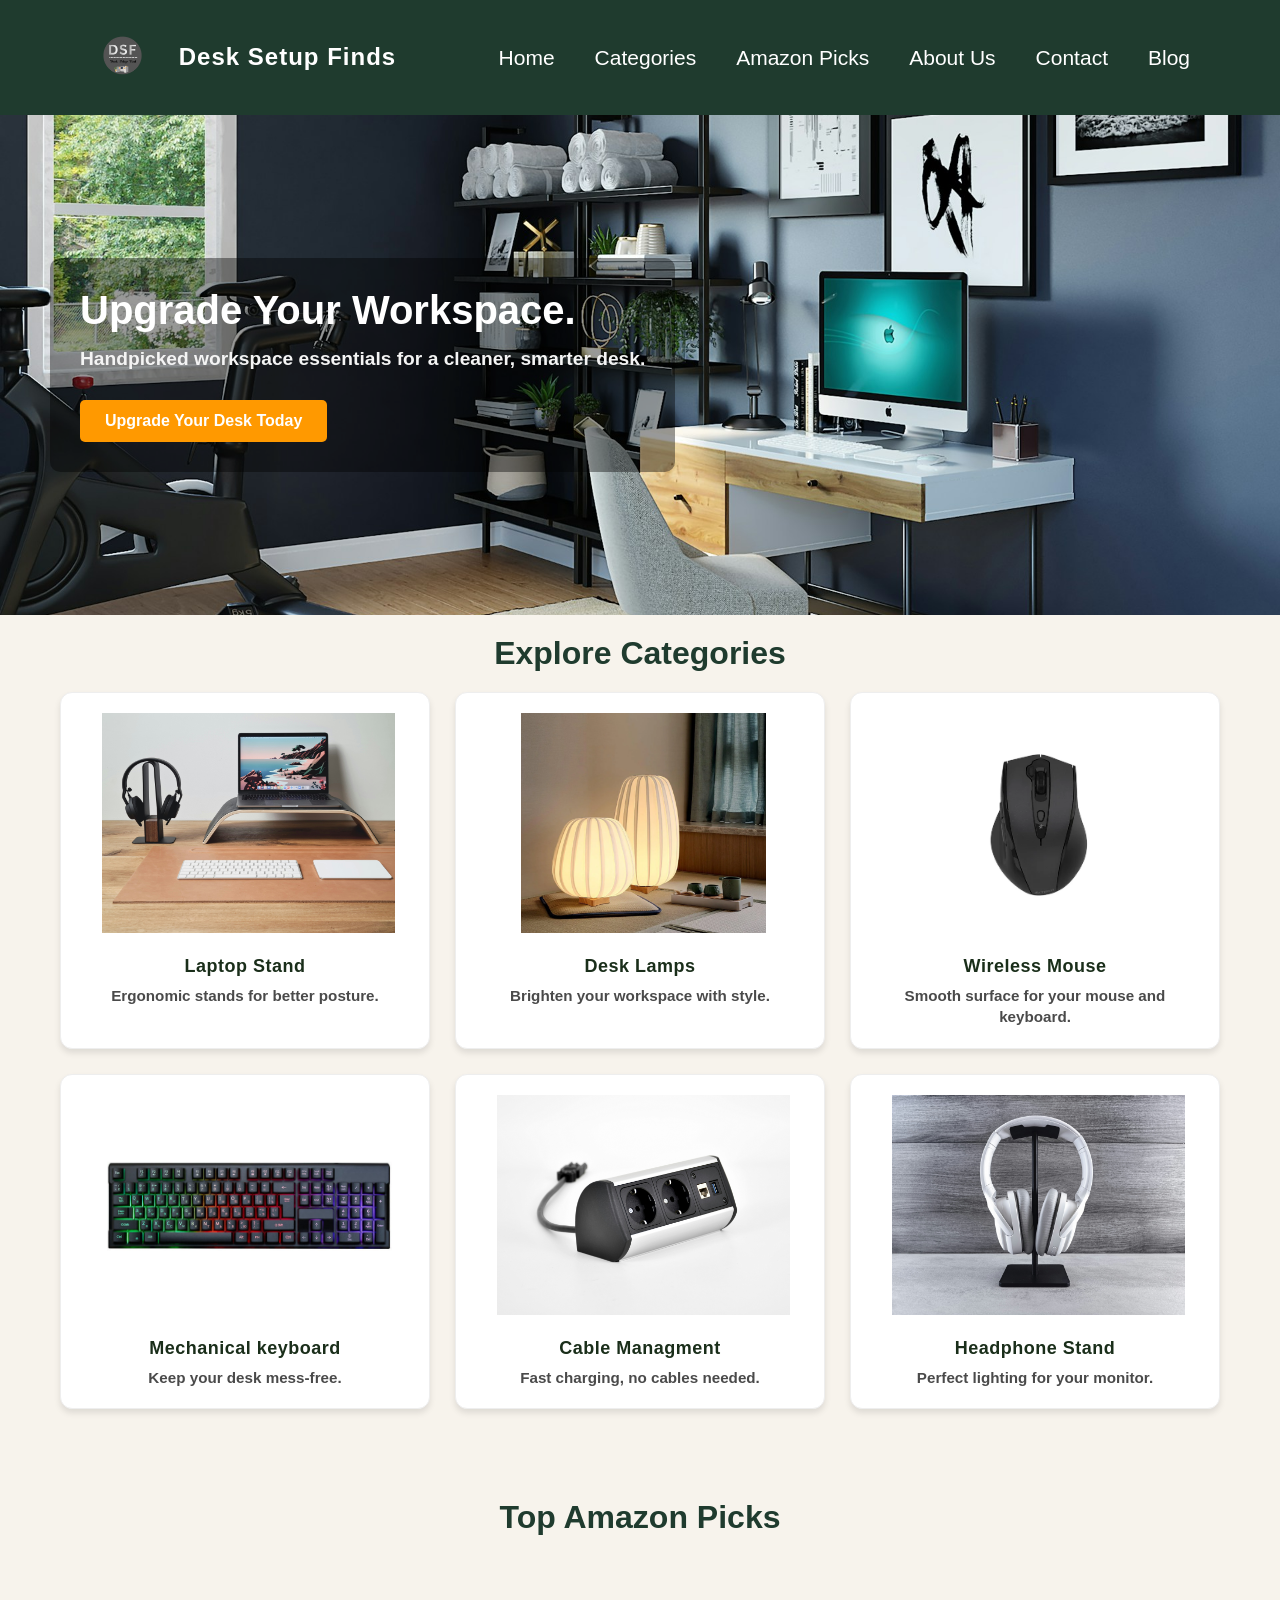
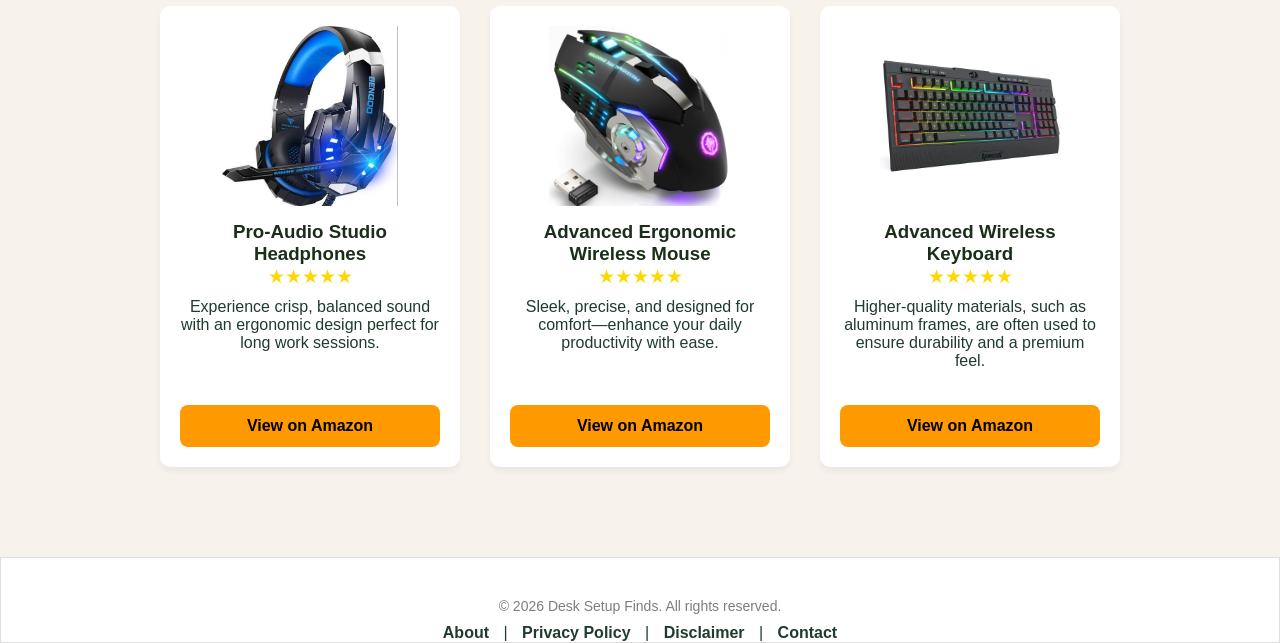
<file: index.html>
<!DOCTYPE html>
<html lang="en">
<head>
    <meta charset="UTF-8">
    <meta name="viewport" content="width=device-width, initial-scale=1.0">
    <title>Desk Setup Finds | Upgrade Your Workspace</title>
    <meta name="google-site-verification" content="k3cQHok-50s60f_Qr0qO_sHzYiDv3VJEtpJaxlGxCWY" />
<script async src="https://www.googletagmanager.com/gtag/js?id=G-RVXWDRMQDX"></script>
<script>
  window.dataLayer = window.dataLayer || [];
  function gtag(){dataLayer.push(arguments);}
  gtag('js', new Date());

  gtag('config', 'G-RVXWDRMQDX');
</script>
    <link rel="stylesheet" href="css/style.css">
    <link rel="icon" type="image/png" href="favicon.png.png">
</head>

<body>

    <!-- Header Section -->
    <header>
        <div class="header-container">

            <div class="logo">
                <a href="index.html">
                    <img src="D__1_-removebg-preview.png" alt="Logo"
                        style="height: 65px; width: 65px; margin-right: 15px; vertical-align: middle;">
                </a>
                <a href="index.html"
                    style="text-decoration: none; color: white; font-size: 24px; font-weight: bold;">Desk Setup
                    Finds</a>
            </div>

            <nav>
                <a href="index.html">Home</a>
                <a href="categories.html">Categories</a>
                <a href="amazon-picks.html">Amazon Picks</a>
                <a href="about.html">About Us</a>
                <a href="contact.html">Contact</a>
                <a href="Blog.html">Blog</a>
            </nav>

        </div>
    </header>

    <!-- Hero Section -->
    <section id="hero">
        <div class="hero-content">
            <h1>Upgrade Your Workspace.</h1>
            <p>Handpicked workspace essentials for a cleaner, smarter desk.</p>
            <a href="categories.html" class="btn">Upgrade Your Desk Today</a>
        </div>
    </section>

    <!-- Categories Section -->
    <section id="categories" <h2 style="text-align: center; padding: 20px 18px; font-size: 32px; font-weight: bold;">
        Explore Categories</h2>
        <div class="category-container">
            <!-- Card 1 -->

            <div class="card">
                <img src="workperch-AA7VMnBNMLk-unsplash.jpg" alt="Laptop Stand">
                <h3>Laptop Stand</h3>
                <p>Ergonomic stands for better posture.</p>
            </div>

            <!-- Card 2 -->

            <div class="card">
                <img src="desk-lamp.png.png" alt="Desk Lamp">
                <h3>Desk Lamps</h3>
                <p>Brighten your workspace with style.</p>
            </div>

            <!-- Card 3 -->

            <div class="card">
                <img src="G7-810S1080new2_533x.webp" alt="Desk Mat">
                <h3>Wireless Mouse</h3>
                <p>Smooth surface for your mouse and keyboard.</p>
            </div>

            <!-- Card 4 -->

            <div class="card">
                <img src="mechanical.jpg.jpg" alt="Cable Organizer">
                <h3>Mechanical keyboard</h3>
                <p>Keep your desk mess-free.</p>
            </div>

            <!-- Card 5 -->

            <div class="card">
                <img src="cable-managment-box.jpg.jpg" alt="Wireless Charger">
                <h3>Cable Managment</h3>
                <p>Fast charging, no cables needed.</p>
            </div>

            <!-- Card 6 -->

            <div class="card">
                <img src="headphones-stand.jpg.jpg" alt="Monitor Light Bar">
                <h3>Headphone Stand</h3>
                <p>Perfect lighting for your monitor.</p>
            </div>

        </div>
    </section>

    <!-- Amazon Picks Section (Ek hi section rakho) -->
    <section id="amazon-picks">
        <h2 class="section-title">Top Amazon Picks</h2>

        <!-- Ek hi product-grid div ke andar saare cards rakho -->
        <div class="product-grid">

            <!-- Card 1 -->
            <div class="product-card">
                <img src="headphones.png.png" alt="Product">
                <h3>Pro-Audio Studio Headphones</h3>
                <div class="stars">★★★★★</div>
                <p>Experience crisp, balanced sound with an ergonomic design perfect for long work sessions.</p>
                <a href="https://amzn.to/4bvrRmf" class="btn-amazon">View on Amazon</a>
            </div>

            <!-- Card 2 -->
            <div class="product-card">
                <img src="mouse.png.png" alt="Product">
                <h3>Advanced Ergonomic Wireless Mouse</h3>
                <div class="stars">★★★★★</div>
                <p>Sleek, precise, and designed for comfort—enhance your daily productivity with ease.</p>
                <a href="https://amzn.to/4w7SINJ" class="btn-amazon">View on Amazon</a>
            </div>

            <div class="product-card">
                <img src="Redragon-K525-Black-Shiva-PRO-Membrance-Keyboard-Front_2048x.webp" alt="Product">
                <h3>Advanced Wireless Keyboard</h3>
                <div class="stars">★★★★★</div>
                <p>Higher-quality materials, such as aluminum frames, are often used to ensure durability and a premium feel.</p>
                <a href="https://amzn.to/4pseo4C" class="btn-amazon">View on Amazon</a>
            </div>

        </div> 
    </section>

    <!-- Footer -->
    <footer>
        <p>&copy; 2026 Desk Setup Finds. All rights reserved.</p>
        <div style="margin-top: 10px;">
            <a href="about.html">About</a> |
            <a href="legal.html">Privacy Policy</a> |
            <a href="legal.html">Disclaimer</a> |
            <a href="contact.html">Contact</a>
        </div>
    </footer>

</body>

</html>
</file>
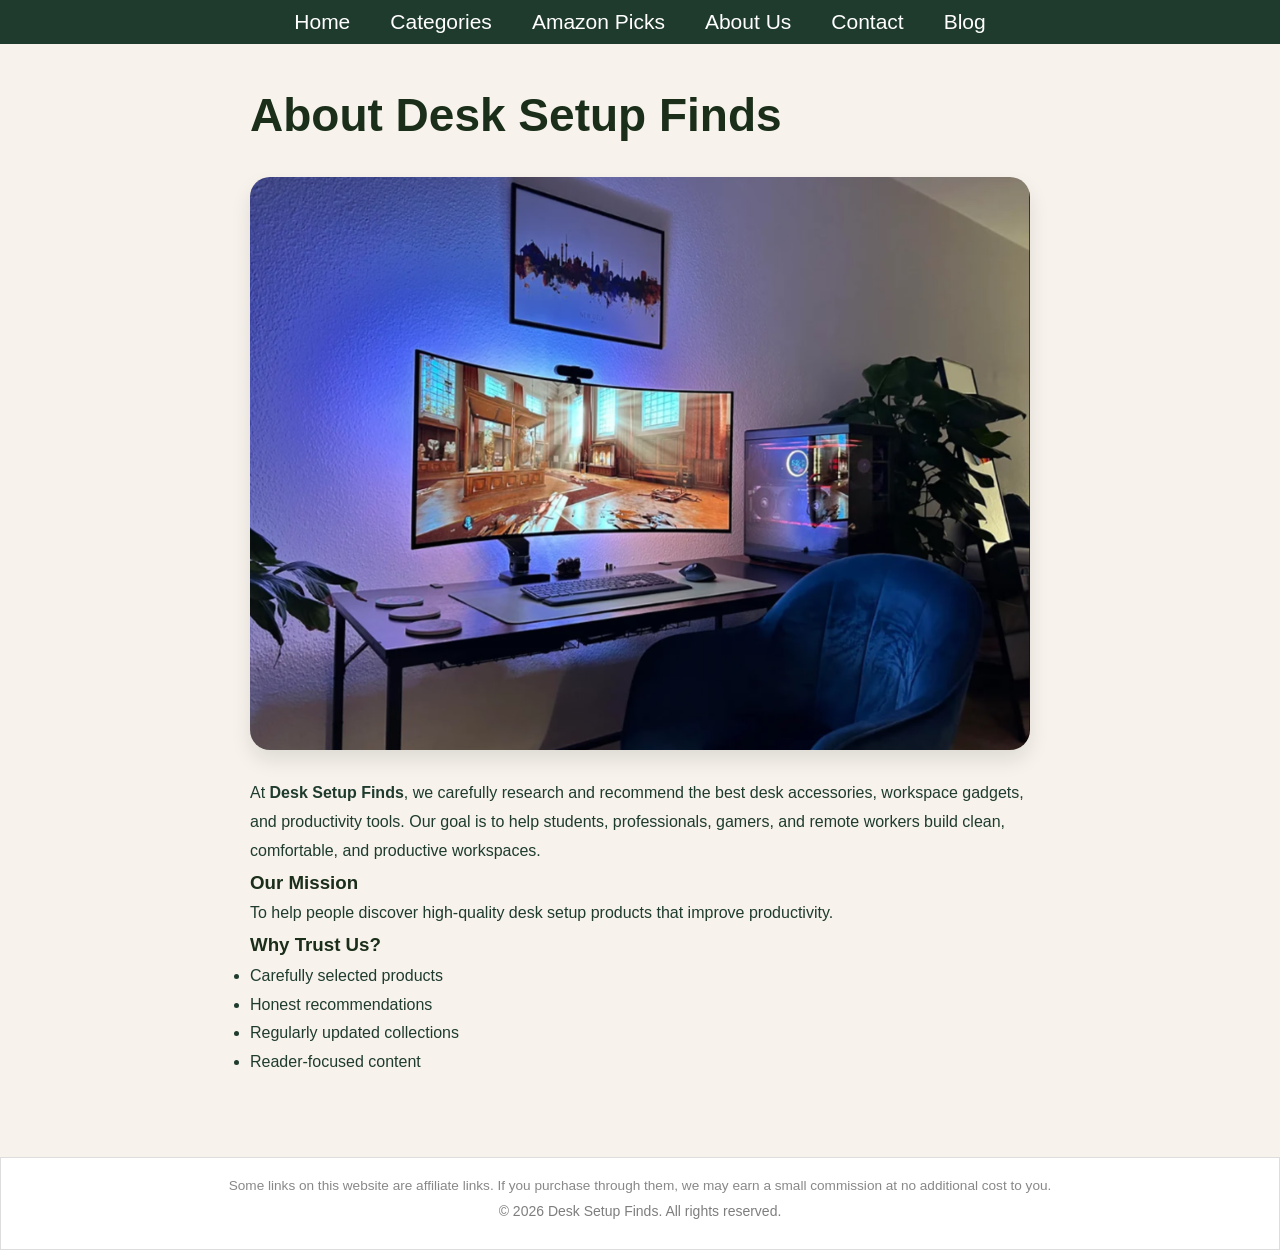
<file: about.html>
<!DOCTYPE html>
<html lang="en">
<head>
    <meta charset="UTF-8">
    <meta name="viewport" content="width=device-width, initial-scale=1.0">
    <title>About Us | Desk Setup Finds</title>
    <link rel="stylesheet" href="css/style.css">
    <link rel="icon" type="image/png" href="favicon.png.png">
</head>
<body>

    <header class="about-html">
        <nav>
            <a href="index.html">Home</a>
            <a href="categories.html">Categories</a>
            <a href="amazon-picks.html">Amazon Picks</a>
            <a href="about.html">About Us</a>
            <a href="contact.html">Contact</a>
            <a href="Blog.html">Blog</a>
        </nav>
    </header>

    <main class="about-main">
        <h1>About Desk Setup Finds</h1>
        
        <!-- Image placeholder jaisa suggestion mein tha -->
        <img src="desk-setup-2.png.png" alt="Minimalist Desk Setup" class="about-img">

        <p>At <strong>Desk Setup Finds</strong>, we carefully research and recommend the best desk accessories, workspace gadgets, and productivity tools. Our goal is to help students, professionals, gamers, and remote workers build clean, comfortable, and productive workspaces.</p>
        
        <h3>Our Mission</h3>
        <p>To help people discover high-quality desk setup products that improve productivity.</p>
        
        <h3>Why Trust Us?</h3>
        <ul style="text-align: left; display: inline-block;">
            <li>Carefully selected products</li>
            <li>Honest recommendations</li>
            <li>Regularly updated collections</li>
            <li>Reader-focused content</li>
        </ul>
    </main>

    <footer style="margin-top: 50px; padding: 20px; text-align: center;">
        <p class="disclosure" style="font-size: 0.85rem; color: #888;">
            Some links on this website are affiliate links. If you purchase through them, we may earn a small commission at no additional cost to you.
        </p>
        <p>&copy; 2026 Desk Setup Finds. All rights reserved.</p>
    </footer>

</body>
</html>
</file>
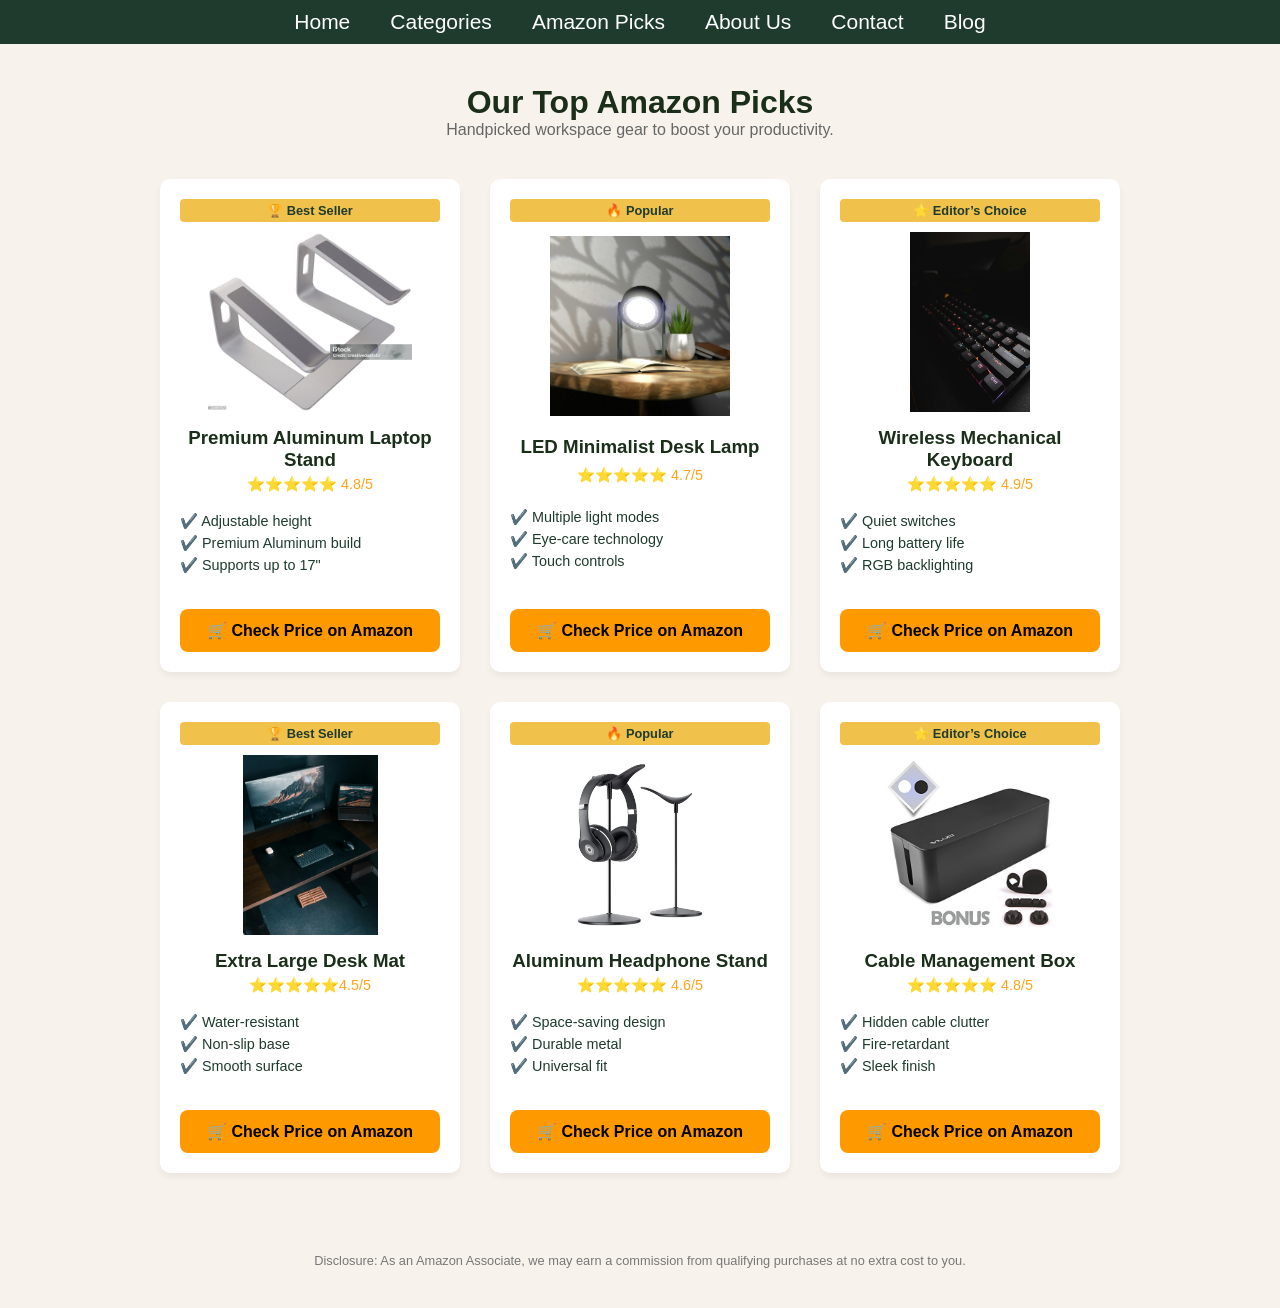
<file: amazon-picks.html>
<!DOCTYPE html>
<html lang="en">
<head>
    <meta charset="UTF-8">
    <meta name="viewport" content="width=device-width, initial-scale=1.0">
    <title>Amazon Picks | Desk Setup Finds</title>
    <link rel="stylesheet" href="css/style.css">
    <link rel="icon" type="image/png" href="favicon.png.png">
</head>
<body>

    <header>
        <nav>
            <a href="index.html">Home</a>
            <a href="categories.html">Categories</a>
            <a href="amazon-picks.html">Amazon Picks</a>
            <a href="about.html">About Us</a>
            <a href="contact.html">Contact</a>
            <a href="Blog.html">Blog</a>
        </nav>
    </header>

    <main>
        <h1 style="text-align: center; margin-top: 40px;">Our Top Amazon Picks</h1>
        <p style="text-align: center; color: #666;">Handpicked workspace gear to boost your productivity.</p>
        
        <div class="product-grid">
            
            <!-- Card 1 -->
            <div class="product-card">
                <span class="badge">🏆 Best Seller</span>
                <img src="leptop-stand-3.jpg.jpg" alt="Laptop Stand">
                <h3>Premium Aluminum Laptop Stand</h3>
                <div class="rating">⭐⭐⭐⭐⭐ 4.8/5</div>
                <ul class="features">
                    <li>✔️ Adjustable height</li>
                    <li>✔️ Premium Aluminum build</li>
                    <li>✔️ Supports up to 17"</li>
                </ul>
                <a href="https://amzn.to/3Rk91rt" class="btn-amazon">🛒 Check Price on Amazon</a>
            </div>

            <!-- Card 2 -->
            <div class="product-card">
                <span class="badge">🔥 Popular</span>
                <img src="desk-lamp-3.jpg.jpg" alt="Desk Lamp">
                <h3>LED Minimalist Desk Lamp</h3>
                <div class="rating">⭐⭐⭐⭐⭐ 4.7/5</div>
                <ul class="features">
                    <li>✔️ Multiple light modes</li>
                    <li>✔️ Eye-care technology</li>
                    <li>✔️ Touch controls</li>
                </ul>
                <a href="https://amzn.to/4fE6EsE" class="btn-amazon">🛒 Check Price on Amazon</a>
            </div>

            <!-- Card 3 -->
            <div class="product-card">
                <span class="badge">⭐ Editor’s Choice</span>
                <img src="keyboard.jpg.jpg" alt="Mechanical Keyboard">
                <h3>Wireless Mechanical Keyboard</h3>
                <div class="rating">⭐⭐⭐⭐⭐ 4.9/5</div>
                <ul class="features">
                    <li>✔️ Quiet switches</li>
                    <li>✔️ Long battery life</li>
                    <li>✔️ RGB backlighting</li>
                </ul>
                <a href="https://amzn.to/4fdHEIV" class="btn-amazon">🛒 Check Price on Amazon</a>
            </div>

            <!-- Card 4 -->
            <div class="product-card">
                <span class="badge">🏆 Best Seller</span>
                <img src="desk-mat-3.jpg.jpg" alt="Mouse Pad">
                <h3>Extra Large Desk Mat</h3>
                <div class="rating">⭐⭐⭐⭐⭐4.5/5</div>
                <ul class="features">
                    <li>✔️ Water-resistant</li>
                    <li>✔️ Non-slip base</li>
                    <li>✔️ Smooth surface</li>
                </ul>
                <a href="https://amzn.to/4pk9KFy" class="btn-amazon">🛒 Check Price on Amazon</a>
            </div>

            <!-- Card 5 -->
            <div class="product-card">
                <span class="badge">🔥 Popular</span>
                <img src="lamicall head.webp" alt="Headphone Stand">
                <h3>Aluminum Headphone Stand</h3>
                <div class="rating">⭐⭐⭐⭐⭐ 4.6/5</div>
                <ul class="features">
                    <li>✔️ Space-saving design</li>
                    <li>✔️ Durable metal</li>
                    <li>✔️ Universal fit</li>
                </ul>
                <a href="https://amzn.to/4vykuBJ" class="btn-amazon">🛒 Check Price on Amazon</a>
            </div>

            <!-- Card 6 -->
            <div class="product-card">
                <span class="badge">⭐ Editor’s Choice</span>
                <img src="black.jpg" alt="Cable Organizer">
                <h3>Cable Management Box</h3>
                <div class="rating">⭐⭐⭐⭐⭐ 4.8/5</div>
                <ul class="features">
                    <li>✔️ Hidden cable clutter</li>
                    <li>✔️ Fire-retardant</li>
                    <li>✔️ Sleek finish</li>
                </ul>
                <a href="https://amzn.to/4aXljg5" class="btn-amazon">🛒 Check Price on Amazon</a>
            </div>

        </div>

        <p style="text-align: center; font-size: 0.8rem; color: #777; margin: 40px 20px;">
            Disclosure: As an Amazon Associate, we may earn a commission from qualifying purchases at no extra cost to you.
        </p>
    </main>

</body>
</html>
</file>
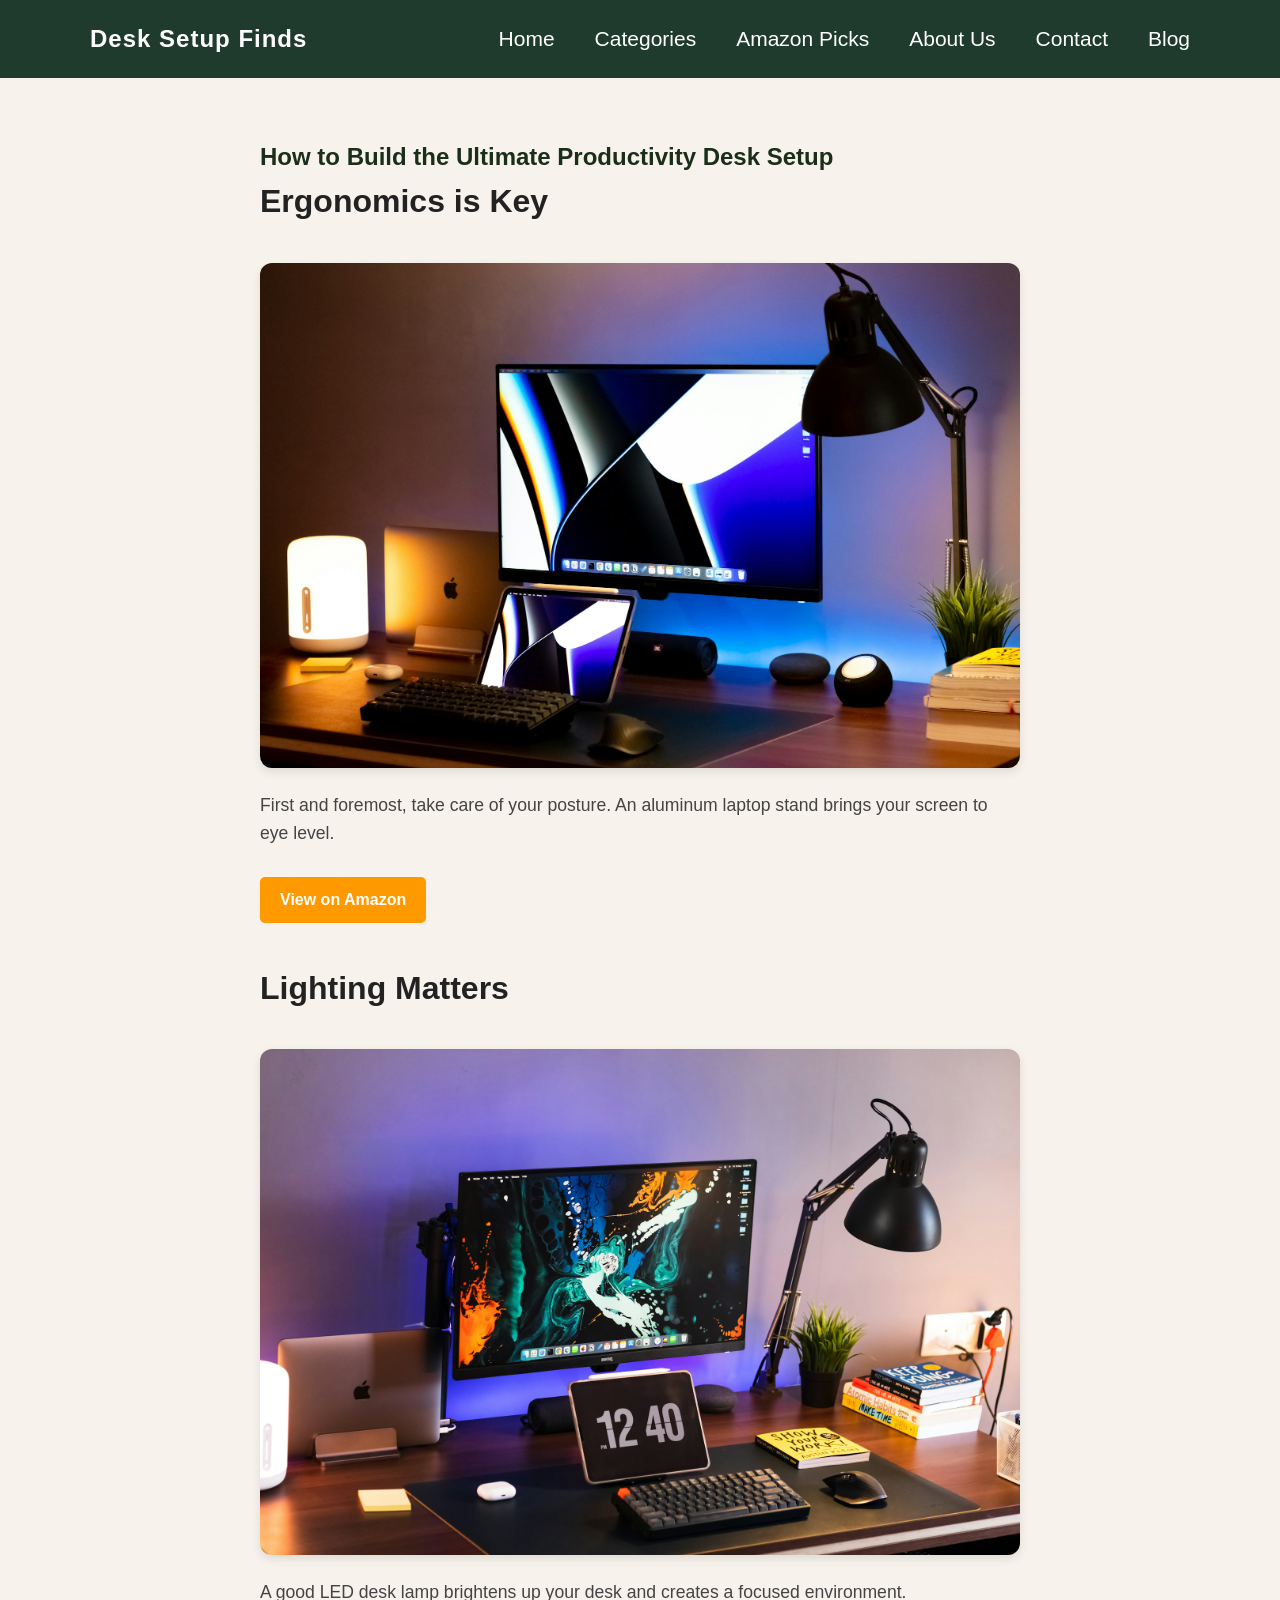
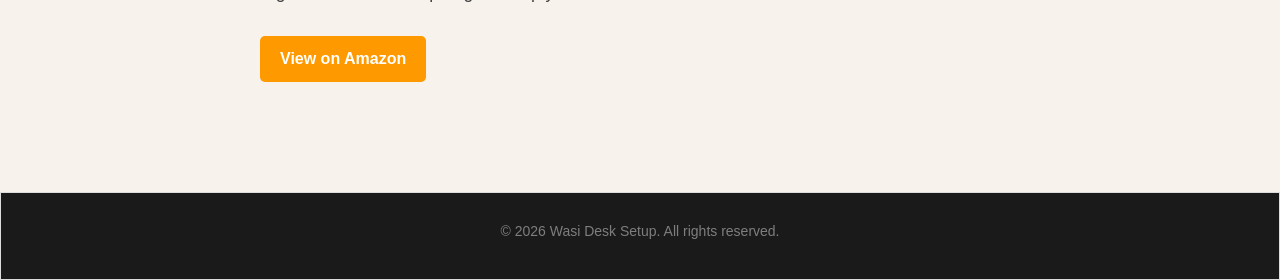
<file: Blog.html>
<!DOCTYPE html>
<html lang="en">
<head>
    <meta charset="UTF-8">
    <meta name="viewport" content="width=device-width, initial-scale=1.0">
    <title>Blog | WasiDev Desk Setup</title>
    <link rel="stylesheet" href="css/style.css">
    <link rel="icon" type="image/png" href="favicon.png.png">

</head>
<body>
 <header>
    <div class="header-container">
        
        <!-- Logo Section -->
        <div class="logo">
            <a href="index.html" style="text-decoration: none; color: white; font-size: 24px; font-weight: bold;">
                Desk Setup Finds
            </a>
        </div>
        
        <!-- Nav Section (Header Container ke andar) -->
        <nav>
            <a href="index.html">Home</a>
            <a href="categories.html">Categories</a>
            <a href="amazon-picks.html">Amazon Picks</a>
            <a href="about.html">About Us</a>
            <a href="contact.html">Contact</a>
            <a href="Blog.html">Blog</a>
        </nav>
        
    </div>
</header>

    <article class="blog-content-wrapper">
        <h1>How to Build the Ultimate Productivity Desk Setup</h1>
        
        <section class="blog-section">
            <h2>Ergonomics is Key</h2>
            <img src="sameer-q6JVXFKtiEo-unsplash.jpg" alt="Productive minimalist desk setup with books" style="width: 100%; max-width: 800px; border-radius: 12px; margin: 15px 0;">
            <p>First and foremost, take care of your posture. An aluminum laptop stand brings your screen to eye level.</p>
            <a href="#" class="blog-amazon-btn">View on Amazon</a>
        </section>

        <section class="blog-section">
            <h2>Lighting Matters</h2>
            <img src="sameer-UHuSe_Ig-mM-unsplash.jpg" alt="Minimalist desk setup with ambient lighting" style="width: 100%; max-width: 800px; border-radius: 12px; margin: 15px 0;">
            <p>A good LED desk lamp brightens up your desk and creates a focused environment.</p>
            <a href="#" class="blog-amazon-btn">View on Amazon</a>
        </section>
    </article>

    <footer class="blog-footer">
        <p>&copy; 2026 Wasi Desk Setup. All rights reserved.</p>
    </footer>

</body>
</html>
</file>
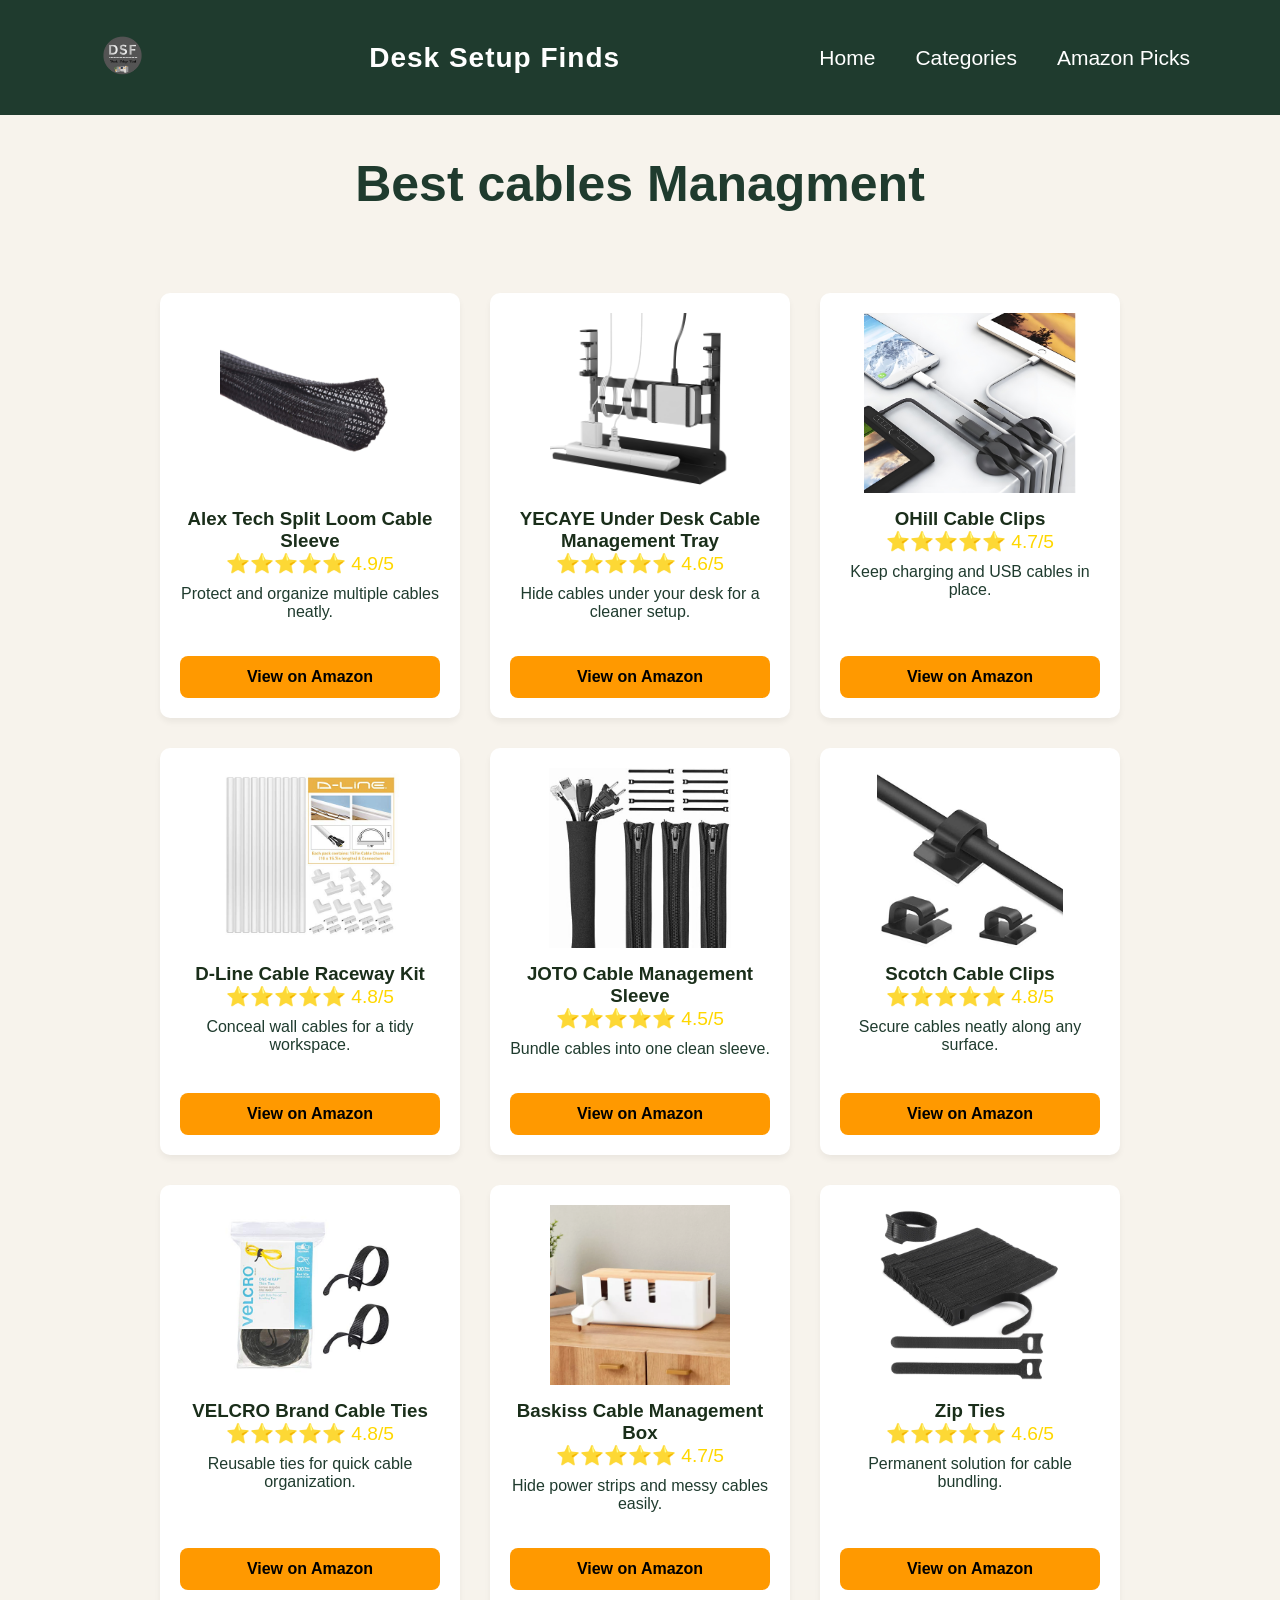
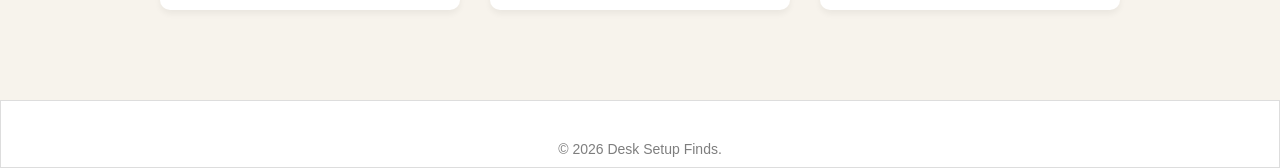
<file: Cable-managment.html>
<!DOCTYPE html>
<html lang="en">
<head>
    <meta charset="UTF-8">
    <meta name="viewport" content="width=device-width, initial-scale=1.0">
    <title>Category Name | Desk Setup Finds</title>
    <link rel="stylesheet" href="css/style.css">
    <link rel="icon" type="image/png" href="favicon.png.png">
</head>
<body>

    <!-- Header (Wahi purana header yahan bhi rahega) -->
    <header>
        <div class="header-container">
              <img src="D__1_-removebg-preview.png" alt="Logo"
                style="height: 65px; width: 65px; margin-right: 15px; vertical-align: middle;">
            <div class="logo">
                <a href="index.html">Desk Setup Finds</a>
            </div>
            <nav>
                <a href="index.html">Home</a>
                <a href="categories.html">Categories</a>
                <a href="amazon-picks.html">Amazon Picks</a>
            </nav>
        </div>
    </header>

    <!-- Category Products Section -->
    <section id="category-products">
        <h2 style="text-align: center; margin: 40px 0; font-size: 50px; font-weight: bold;">Best cables Managment</h2>
        
        <div class="product-grid">
            
            <!-- Product Card 1 -->
            <div class="product-card">
                <img src="71t6eXtVD6L.jpg" alt="Product">
                <h3>Alex Tech Split Loom Cable Sleeve</h3>
                <div class="stars">⭐⭐⭐⭐⭐ 4.9/5</div>
                <p>Protect and organize multiple cables neatly.</p>
                <a href="https://amzn.to/4fGpBtV" target="_blank" class="btn-amazon">View on Amazon</a>
            </div>

            <!-- Product Card 2  -->

            <div class="product-card">
                <img src="61vqWK2jnNL.jpg" alt="Product">
                <h3>YECAYE Under Desk Cable Management Tray</h3>
                <div class="stars">⭐⭐⭐⭐⭐ 4.6/5</div>
                <p>Hide cables under your desk for a cleaner setup.</p>
                <a href="https://amzn.to/4ynlw65" target="_blank" class="btn-amazon">View on Amazon</a>
            </div>

            <!-- Product Card 3  -->

            <div class="product-card">
                <img src="71KqmoTOz4L.jpg" alt="Product">
                <h3>OHill Cable Clips</h3>
                <div class="stars">⭐⭐⭐⭐⭐ 4.7/5</div>
                <p>Keep charging and USB cables in place.</p>
                <a href="https://amzn.to/4poQ7fI" target="_blank" class="btn-amazon">View on Amazon</a>
            </div>

            <!-- Product Card 4  -->

            <div class="product-card">
                <img src="412kTGGvzeL.jpg" alt="Product">
                <h3>D-Line Cable Raceway Kit</h3>
                <div class="stars">⭐⭐⭐⭐⭐ 4.8/5</div>
                <p> Conceal wall cables for a tidy workspace.</p>
                <a href="https://amzn.to/4wHypGx" target="_blank" class="btn-amazon">View on Amazon</a>
            </div>

            <!-- Product Card 5  -->

            <div class="product-card">
                <img src="51H3O4W-cTL._SL500_._AC_SL500_.jpg" alt="Product">
                <h3>JOTO Cable Management Sleeve</h3>
                <div class="stars">⭐⭐⭐⭐⭐ 4.5/5</div>
                <p>  Bundle cables into one clean sleeve.</p>
                <a href="https://amzn.to/3RyMg34" target="_blank" class="btn-amazon">View on Amazon</a>
            </div>

            <!-- Product Card 6  -->

            <div class="product-card">
                <img src="41fAx74E4+L._SL500_.jpg" alt="Product">
                <h3>Scotch Cable Clips</h3>
                <div class="stars">⭐⭐⭐⭐⭐ 4.8/5</div>
                <p>Secure cables neatly along any surface.</p>
                <a href="https://amzn.to/4vQTfmh" target="_blank" class="btn-amazon">View on Amazon</a>
            </div>

            <!-- Product Card 7  -->

            <div class="product-card">
                <img src="41YZ-l-wRAL.jpg" alt="Product">
                <h3>VELCRO Brand Cable Ties</h3>
                <div class="stars">⭐⭐⭐⭐⭐ 4.8/5</div>
                <p>Reusable ties for quick cable organization.</p>
                <a href="https://amzn.to/4wHzDl7" target="_blank" class="btn-amazon">View on Amazon</a>
            </div>

            <!-- Product Card 8  -->

            <div class="product-card">
                <img src="164873516-164873516-HMBX03102022Q_01-2100.webp" alt="Product">
                <h3>Baskiss Cable Management Box</h3>
                <div class="stars">⭐⭐⭐⭐⭐ 4.7/5</div>
                <p>Hide power strips and messy cables easily.</p>
                <a href="https://amzn.to/4fgdKT3" target="_blank" class="btn-amazon">View on Amazon</a>
            </div>

            <!-- Product Card 9  -->

            <div class="product-card">
                <img src="nettebe.jpg" alt="Product">
                <h3>Zip Ties</h3>
                <div class="stars">⭐⭐⭐⭐⭐ 4.6/5</div>
                <p>Permanent solution for cable bundling.</p>
                <a href="https://amzn.to/3QWHHiZ" target="_blank" class="btn-amazon">View on Amazon</a>
            </div>

        </div>
    </section>

    <!-- Footer -->
    <footer>
        <p>&copy; 2026 Desk Setup Finds.</p>
    </footer>

</body>
</html>
</file>
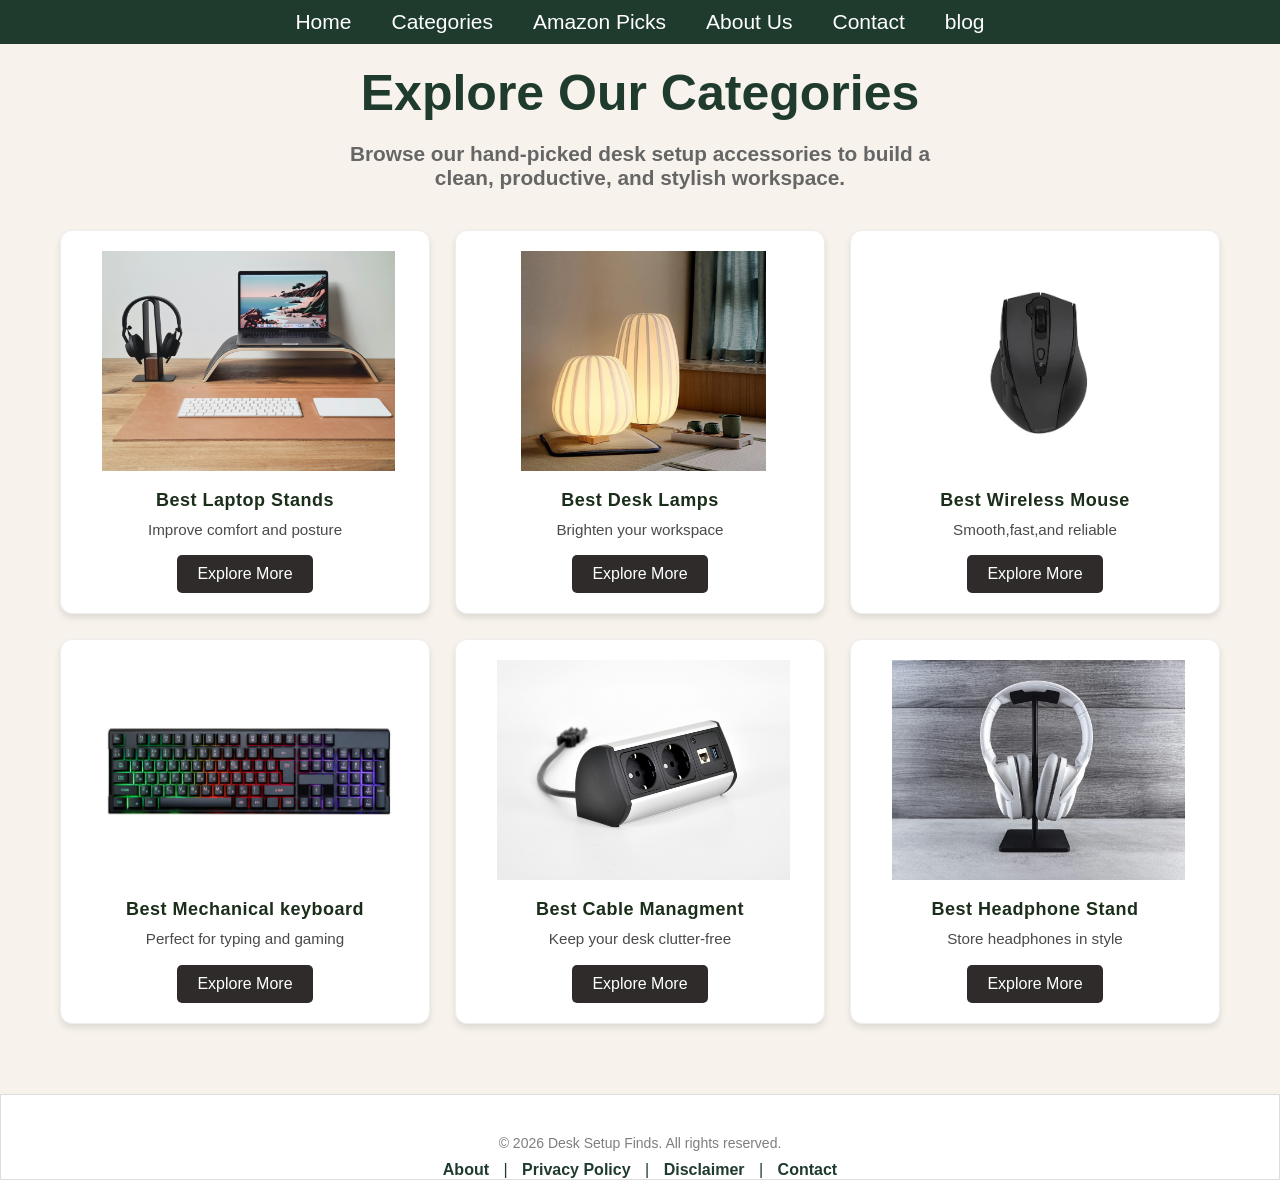
<file: categories.html>
<!DOCTYPE html>
<html lang="en">
<head>
    <meta charset="UTF-8">
    <meta name="viewport" content="width=device-width, initial-scale=1.0">
    <title>Categories | Desk Setup Finds</title>
    <link rel="stylesheet" href="css/style.css">
    <link rel="icon" type="image/png" href="favicon.png.png">
</head>
<body>

    <header>
        <nav>
            <a href="index.html">Home</a>
            <a href="categories.html">Categories</a>
            <a href="amazon-picks.html">Amazon Picks</a>
            <a href="about.html">About Us</a>
            <a href="contact.html">Contact</a>
            <a href="Blog.html">blog</a>
        </nav>
    </header>

    <main class="container">
        <div class="header-section">
            <h1>Explore Our Categories</h1>
            <p class="section-desc">Browse our hand-picked desk setup accessories to build a clean, productive, and stylish workspace.</p>
        </div>
       
        
       <div class="category-container">
    <!-- 1. Laptop Stands -->
    
        <div class="card">
            <img src="workperch-AA7VMnBNMLk-unsplash.jpg" alt="Laptop Stands">
            <h3>Best Laptop Stands</h3>
            <p>Improve comfort and posture</p>
            <a href="laptop-stand.html" class="explore-btn">Explore More</a>
        </div>
    

    <!-- 2. Desk Lamps -->
    
        <div class="card">
            <img src="desk-lamp.png.png" alt="Desk Lamps">
            <h3> Best Desk Lamps</h3>
            <p>Brighten your workspace</p>
             <a href="Desk-lamp.html" class="explore-btn">Explore More</a>
        </div>
    

    <!-- 3. Wireless mouse -->
    
        <div class="card">
            <img src="G7-810S1080new2_533x.webp" alt="Desk Mats">
            <h3>Best Wireless Mouse</h3>
            <p>Smooth,fast,and reliable</p>
            <a href="Wireless-mouse.html" class="explore-btn">Explore More</a>
        </div>
    

    <!-- 4. Mechanical keybord -->
    
        <div class="card">
            <img src="mechanical.jpg.jpg" alt="Cable Organizers">
            <h3> Best Mechanical keyboard</h3>
            <p>Perfect for typing and gaming</p>
            <a href="Mechanical-keybord.html" class="explore-btn">Explore More</a>
        </div>
   

    <!-- 5. Cable mamagement -->

    <div class="card">
        <img src="cable-managment-box.jpg.jpg" alt="Wireless Chargers">
        <h3>Best Cable Managment</h3>
        <p>Keep your desk clutter-free</p>
        <a href="Cable-managment.html" class="explore-btn">Explore More</a>
    </div>


<!-- 6. Headphone stand -->

    <div class="card">
        <img src="headphones-stand.jpg.jpg" alt="Monitor Light Bars">
        <h3>Best Headphone Stand</h3>
        <p>Store headphones in style</p>
        <a href="Headphones-stand.html" class="explore-btn">Explore More</a>
    </div>

</div>
    </main>

    <footer>
        <p>&copy; 2026 Desk Setup Finds. All rights reserved.</p>
        <div>
            <a href="about.html">About</a> | 
            <a href="privacy.html">Privacy Policy</a> | 
            <a href="disclaimer.html">Disclaimer</a> | 
            <a href="contact.html">Contact</a>
        </div>
    </footer>

</body>
</html>
</file>
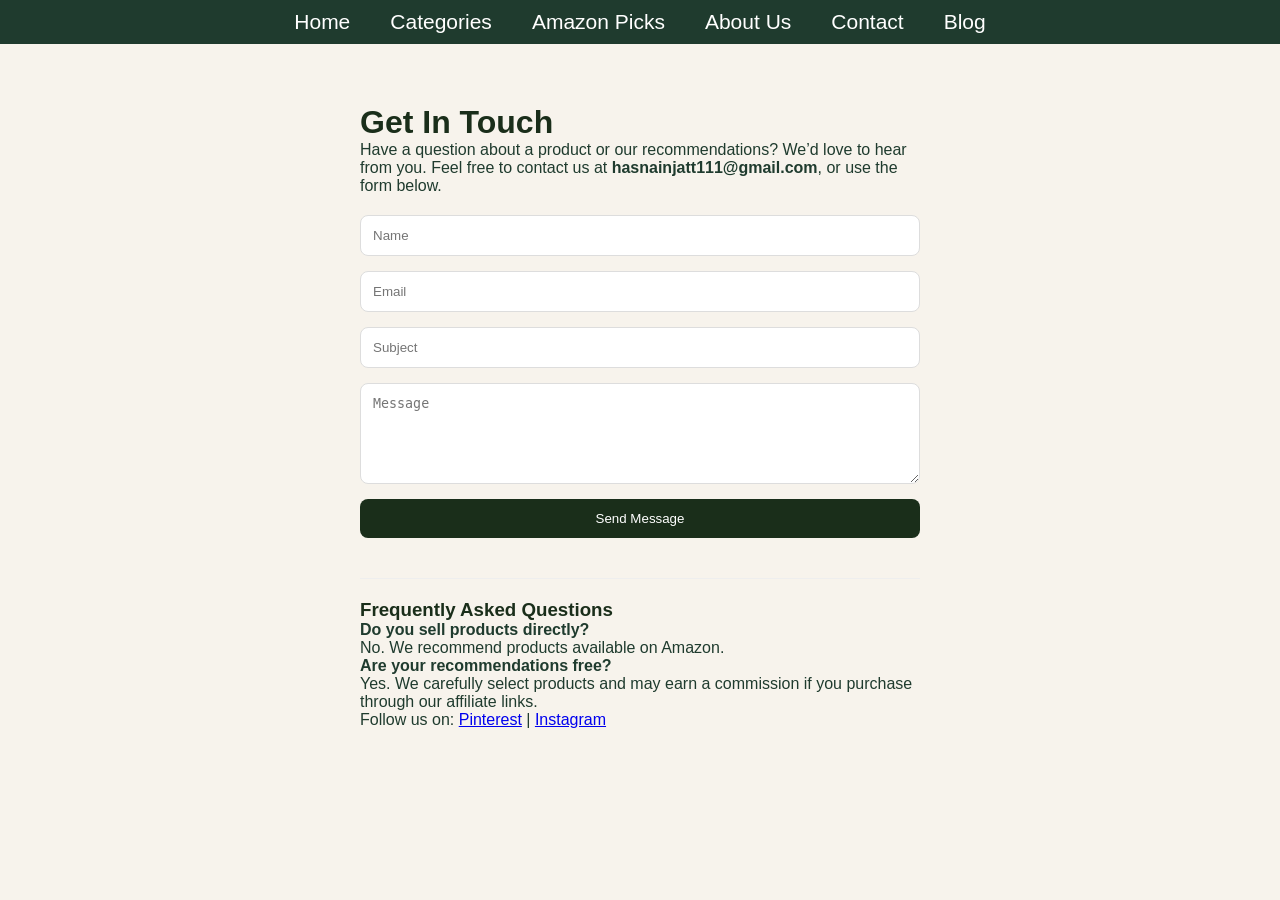
<file: contact.html>
<!DOCTYPE html>
<html lang="en">
<head>
    <meta charset="UTF-8">
    <meta name="viewport" content="width=device-width, initial-scale=1.0">
    <title>Contact Us | Desk Setup Finds</title>
    <link rel="stylesheet" href="css/style.css">
    <link rel="icon" type="image/png" href="favicon.png.png">
</head>
<body>

    <header>
        <nav>
            <a href="index.html">Home</a>
            <a href="categories.html">Categories</a>
            <a href="amazon-picks.html">Amazon Picks</a>
            <a href="about.html">About Us</a>
            <a href="contact.html">Contact</a>
            <a href="Blog.html">Blog</a>
        </nav>
    </header>

    <main class="contact-main">
        <h1>Get In Touch</h1>
        <p>Have a question about a product or our recommendations? We’d love to hear from you. Feel free to contact us at <strong>hasnainjatt111@gmail.com</strong>, or use the form below.</p>

        <!-- Contact Form -->
        <!-- Contact Form -->
<form action="https://formspree.io/f/meebvrbn" method="POST" class="contact-form">
    <input type="text" name="name" placeholder="Name" required>
    <input type="email" name="email" placeholder="Email" required>
    <input type="text" name="subject" placeholder="Subject">
    <textarea name="message" placeholder="Message" rows="5" required></textarea>
    <button type="submit">Send Message</button>
</form>

        <!-- FAQ Section -->
        <div class="faq-section">
            <h3>Frequently Asked Questions</h3>
            <p><strong>Do you sell products directly?</strong><br>No. We recommend products available on Amazon.</p>
            <p><strong>Are your recommendations free?</strong><br>Yes. We carefully select products and may earn a commission if you purchase through our affiliate links.</p>
        </div>

        <!-- Social Links -->
        <div class="social-links">
            <p>Follow us on: <a href="#">Pinterest</a> | <a href="#">Instagram</a></p>
        </div>
    </main>

</body>
</html>
</file>
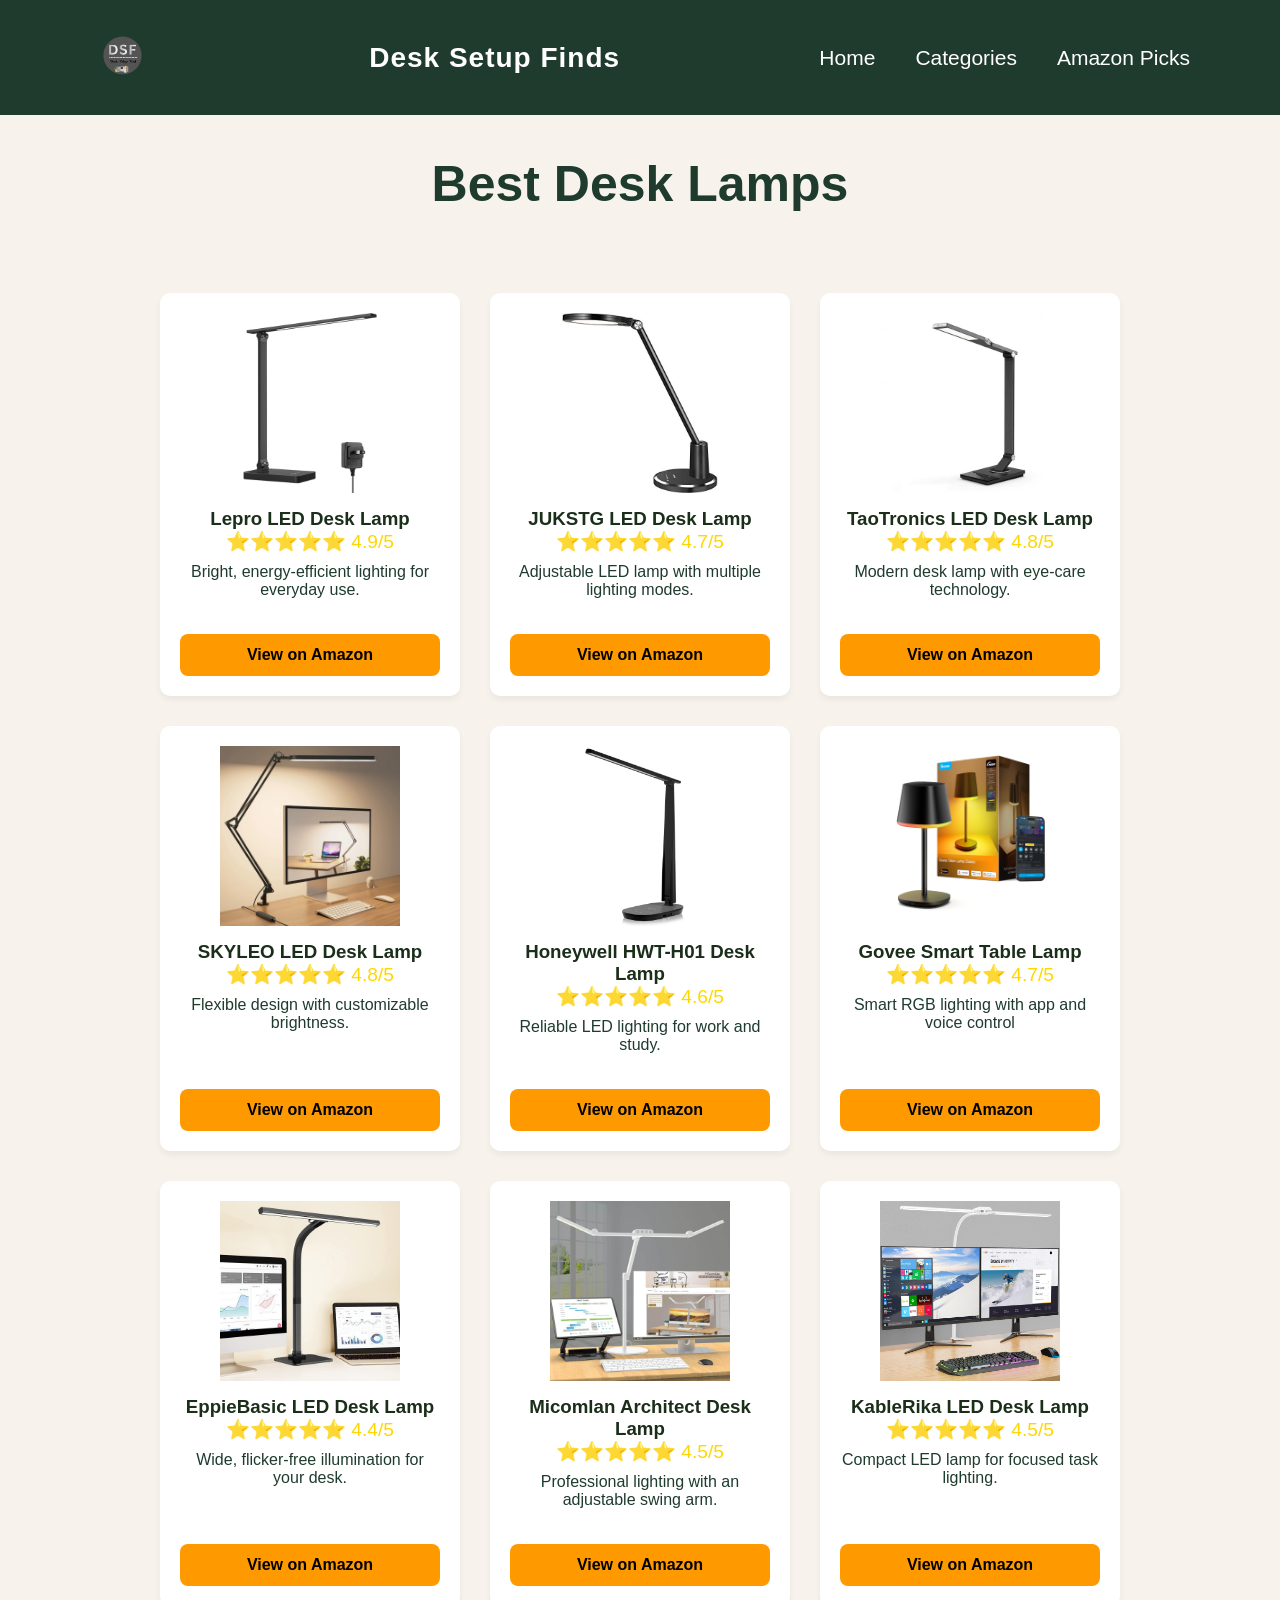
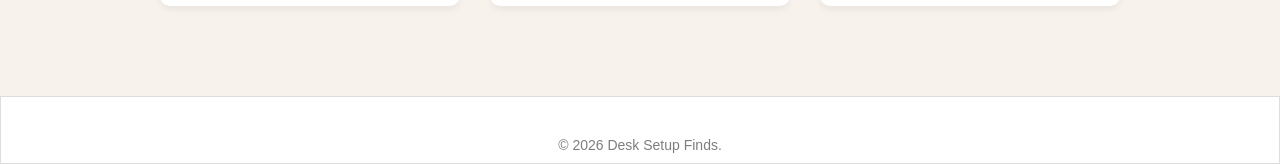
<file: Desk-lamp.html>
<!DOCTYPE html>
<html lang="en">

<head>
    <meta charset="UTF-8">
    <meta name="viewport" content="width=device-width, initial-scale=1.0">
    <title>Category Name | Desk Setup Finds</title>
    <link rel="stylesheet" href="css/style.css">
    <link rel="icon" type="image/png" href="favicon.png.png">
</head>

<body>

    <!-- Header (Wahi purana header yahan bhi rahega) -->
    <header>
        <div class="header-container">
            <img src="D__1_-removebg-preview.png" alt="Logo"
                style="height: 65px; width: 65px; margin-right: 15px; vertical-align: middle;">
            <div class="logo">
                <a href="index.html">Desk Setup Finds</a>
            </div>
            <nav>
                <a href="index.html">Home</a>
                <a href="categories.html">Categories</a>
                <a href="amazon-picks.html">Amazon Picks</a>
            </nav>
        </div>
    </header>

    <!-- Category Products Section -->
    <section id="category-products">
        <h2 style="text-align: center; margin: 40px 0; font-size: 50px; font-weight: bold;">Best Desk Lamps</h2>

        <div class="product-grid">

            <!-- Product Card 1 -->
            <div class="product-card">
                <img src="41AHv3QGMBL._AC_UF894,1000_QL80_.jpg" alt="Product">
                <h3>Lepro LED Desk Lamp</h3>
                <div class="stars">⭐⭐⭐⭐⭐ 4.9/5</div>
                <p>Bright, energy-efficient lighting for everyday use.</p>
                <a href="https://amzn.to/3RGa1pX" target="_blank" class="btn-amazon">View on Amazon</a>
            </div>

            <!-- Product Card 2  -->

            <div class="product-card">
                <img src="31nLiDTdN6L.jpg" alt="Product">
                <h3>JUKSTG LED Desk Lamp</h3>
                <div class="stars">⭐⭐⭐⭐⭐ 4.7/5</div>
                <p>Adjustable LED lamp with multiple lighting modes.</p>
                <a href="https://amzn.to/4feLKPA" target="_blank" class="btn-amazon">View on Amazon</a>
            </div>

            <!-- Product Card 3  -->

            <div class="product-card">
                <img src="taotronic.jpeg" alt="Product">
                <h3>TaoTronics LED Desk Lamp</h3>
                <div class="stars">⭐⭐⭐⭐⭐ 4.8/5</div>
                <p>Modern desk lamp with eye-care technology.</p>
                <a href="https://amzn.to/4ply9e3" target="_blank" class="btn-amazon">View on Amazon</a>
            </div>

            <!-- Product Card 4  -->

            <div class="product-card">
                <img src="61rjeSH6_4L.webp" alt="Product">
                <h3>SKYLEO LED Desk Lamp</h3>
                <div class="stars">⭐⭐⭐⭐⭐ 4.8/5</div>
                <p>Flexible design with customizable brightness.</p>
                <a href="https://amzn.to/4poRz1t" target="_blank" class="btn-amazon">View on Amazon</a>
            </div>

            <!-- Product Card 5  -->

            <div class="product-card">
                <img src="hwt-h2b-honeywell-small-led-desk-lamp-black.jpg" alt="Product">
                <h3>Honeywell HWT-H01 Desk Lamp</h3>
                <div class="stars">⭐⭐⭐⭐⭐ 4.6/5</div>
                <p> Reliable LED lighting for work and study.</p>
                <a href="https://amzn.to/4yiNWhT" target="_blank" class="btn-amazon">View on Amazon</a>
            </div>

            <!-- Product Card 6  -->

            <div class="product-card">
                <img src="61VGyq646AL.jpg" alt="Product">
                <h3>Govee Smart Table Lamp</h3>
                <div class="stars">⭐⭐⭐⭐⭐ 4.7/5</div>
                <p>Smart RGB lighting with app and voice control</p>
                <a href="https://amzn.to/3RygvqS" target="_blank" class="btn-amazon">View on Amazon</a>
            </div>

            <!-- Product Card 7  -->

            <div class="product-card">
                <img src="desk-lamp-base-product-image-500x500.jpg" alt="Product">
                <h3>EppieBasic LED Desk Lamp</h3>
                <div class="stars">⭐⭐⭐⭐⭐ 4.4/5</div>
                <p>Wide, flicker-free illumination for your desk.</p>
                <a href="https://amzn.to/4vB2dDY" target="_blank" class="btn-amazon">View on Amazon</a>
            </div>

            <!-- Product Card 8  -->

            <div class="product-card">
                <img src="Micomlan-Architect-Desk-Lamp--1024x1024.jpg" alt="Product">
                <h3>Micomlan Architect Desk Lamp</h3>
                <div class="stars">⭐⭐⭐⭐⭐ 4.5/5</div>
                <p>Professional lighting with an adjustable swing arm.</p>
                <a href="https://amzn.to/4fzN7JY" target="_blank" class="btn-amazon">View on Amazon</a>
            </div>

            <!-- Product Card 9  -->


            <div class="product-card">
                <img src="kablerika.webp" alt="Product">
                <h3>KableRika LED Desk Lamp</h3>
                <div class="stars">⭐⭐⭐⭐⭐ 4.5/5</div>
                <p>Compact LED lamp for focused task lighting.</p>
                <a href="https://amzn.to/4vzHW1E" target="_blank" class="btn-amazon">View on Amazon</a>
            </div>


        </div>
    </section>

    <!-- Footer -->
    <footer>
        <p>&copy; 2026 Desk Setup Finds.</p>
    </footer>

</body>

</html>
</file>
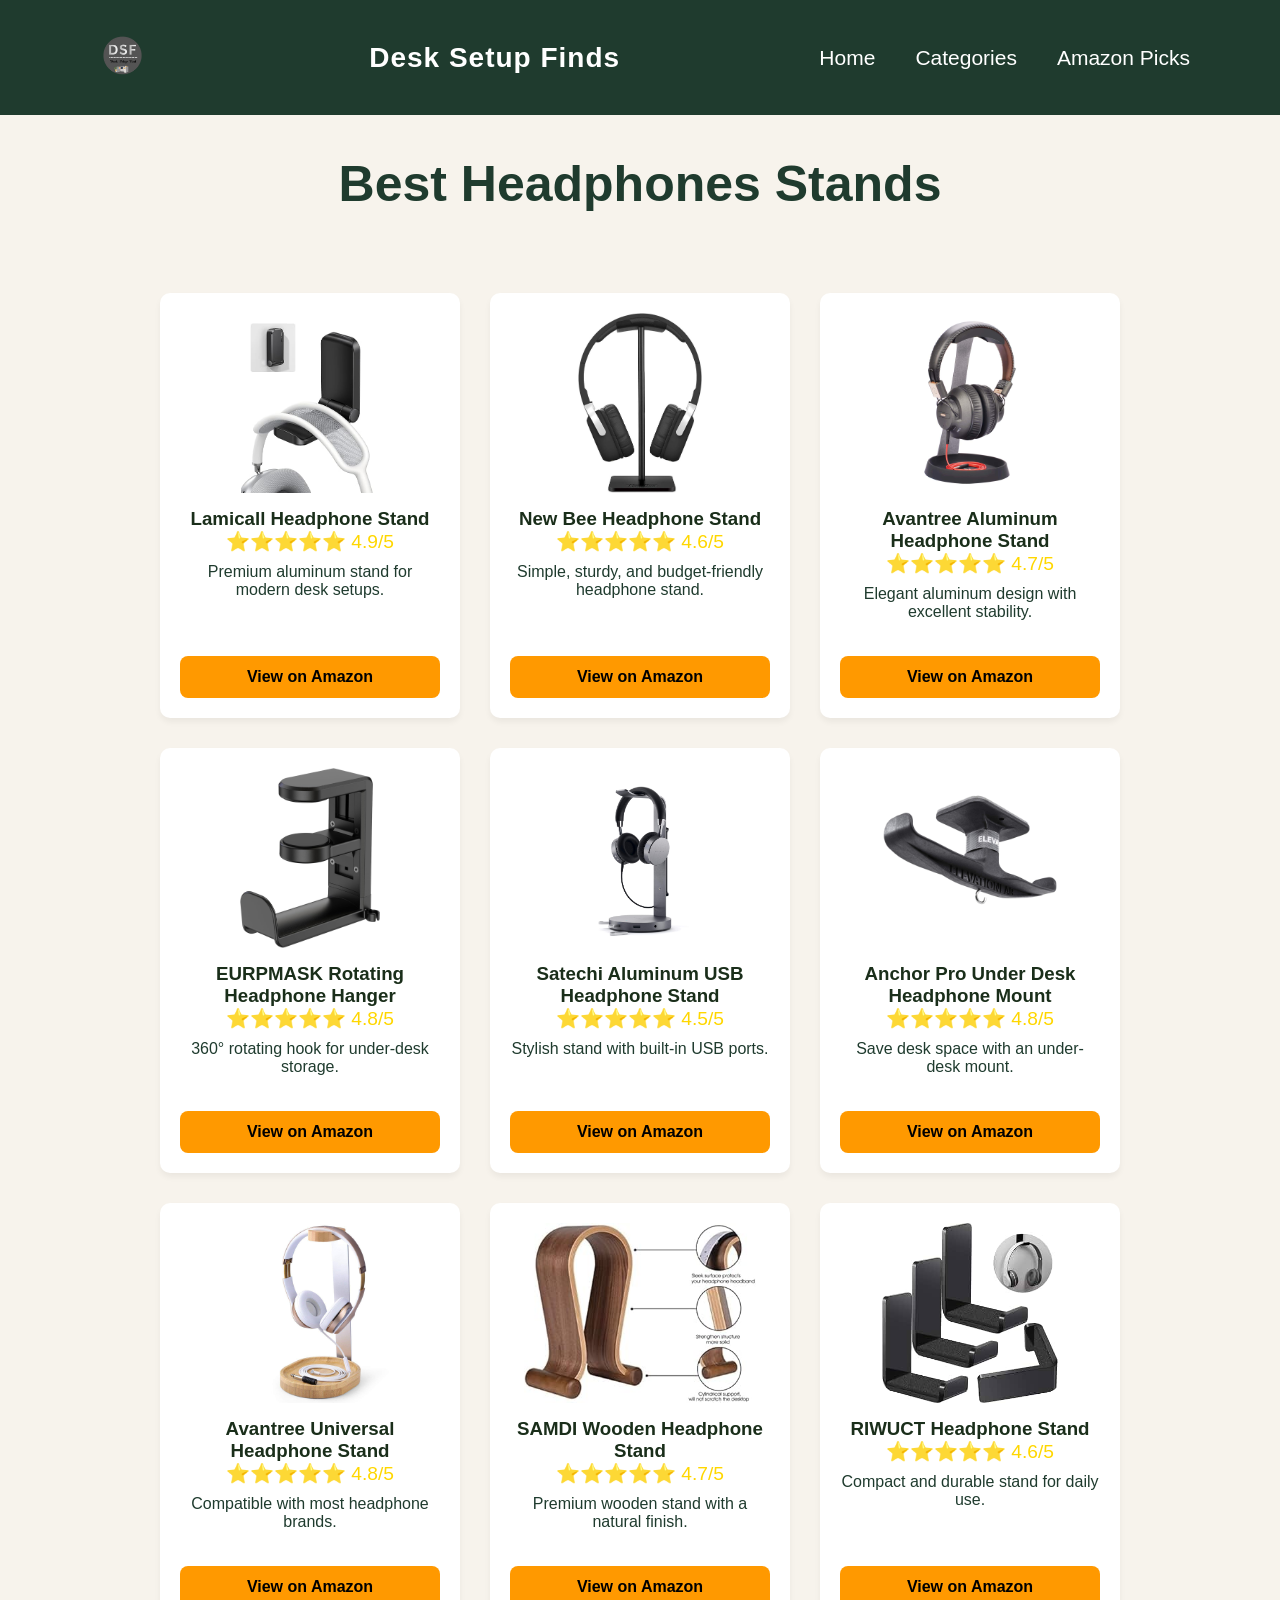
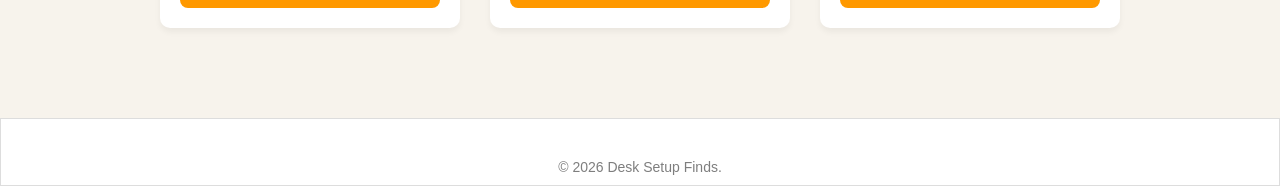
<file: Headphones-stand.html>
<!DOCTYPE html>
<html lang="en">

<head>
    <meta charset="UTF-8">
    <meta name="viewport" content="width=device-width, initial-scale=1.0">
    <title>Category Name | Desk Setup Finds</title>
    <link rel="stylesheet" href="css/style.css">
    <link rel="icon" type="image/png" href="favicon.png.png">
</head>

<body>

    <!-- Header (Wahi purana header yahan bhi rahega) -->
    <header>
        <div class="header-container">

            <img src="D__1_-removebg-preview.png" alt="Logo"
                style="height: 65px; width: 65px; margin-right: 15px; vertical-align: middle;">
            <div class="logo">
                <a href="index.html">Desk Setup Finds</a>
            </div>
            <nav>
                <a href="index.html">Home</a>
                <a href="categories.html">Categories</a>
                <a href="amazon-picks.html">Amazon Picks</a>
            </nav>
        </div>
    </header>

    <!-- Category Products Section -->
    <section id="category-products">
        <h2 style="text-align: center; margin: 40px 0; font-size: 50px; font-weight: bold;">Best Headphones Stands</h2>

        <div class="product-grid">

            <!-- Product Card 1 -->
            <div class="product-card">
                <img src="hanger.jpg" alt="Product">
                <h3>Lamicall Headphone Stand</h3>
                <div class="stars">⭐⭐⭐⭐⭐ 4.9/5</div>
                <p>Premium aluminum stand for modern desk setups.</p>
                <a href="https://amzn.to/4yjpSvj" target="_blank" class="btn-amazon">View on Amazon</a>
            </div>

            <!-- Product Card 2  -->

            <div class="product-card">
                <img src="new bee.jpg" alt="Product">
                <h3>New Bee Headphone Stand</h3>
                <div class="stars">⭐⭐⭐⭐⭐ 4.6/5</div>
                <p> Simple, sturdy, and budget-friendly headphone stand.</p>
                <a href="https://amzn.to/4hfhMNZ" target="_blank" class="btn-amazon">View on Amazon</a>
            </div>

            <!-- Product Card 3  -->

            <div class="product-card">
                <img src="avantree.jpg" alt="Product">
                <h3>Avantree Aluminum Headphone Stand</h3>
                <div class="stars">⭐⭐⭐⭐⭐ 4.7/5</div>
                <p> Elegant aluminum design with excellent stability.</p>
                <a href="https://amzn.to/4w9kqto" target="_blank" class="btn-amazon">View on Amazon</a>
            </div>

            <!-- Product Card 4  -->

            <div class="product-card">
                <img src="eurpmask.jpg" alt="Product">
                <h3>EURPMASK Rotating Headphone Hanger</h3>
                <div class="stars">⭐⭐⭐⭐⭐ 4.8/5</div>
                <p>360° rotating hook for under-desk storage.</p>
                <a href="https://amzn.to/4hfIi9X" target="_blank" class="btn-amazon">View on Amazon</a>
            </div>

            <!-- Product Card 5  -->

            <div class="product-card">
                <img src="satechi.jpg" alt="Product">
                <h3>Satechi Aluminum USB Headphone Stand</h3>
                <div class="stars">⭐⭐⭐⭐⭐ 4.5/5</div>
                <p>Stylish stand with built-in USB ports.</p>
                <a href="https://amzn.to/3RDP92A" target="_blank" class="btn-amazon">View on Amazon</a>
            </div>

            <!-- Product Card 6  -->

            <div class="product-card">
                <img src="anchor.jpg" alt="Product">
                <h3>Anchor Pro Under Desk Headphone Mount</h3>
                <div class="stars">⭐⭐⭐⭐⭐ 4.8/5</div>
                <p> Save desk space with an under-desk mount.</p>
                <a href="https://amzn.to/3QWMIrP" target="_blank" class="btn-amazon">View on Amazon</a>
            </div>

            <!-- Product Card 7  -->

            <div class="product-card">
                <img src="universal.jpg" alt="Product">
                <h3>Avantree Universal Headphone Stand</h3>
                <div class="stars">⭐⭐⭐⭐⭐ 4.8/5</div>
                <p>Compatible with most headphone brands.</p>
                <a href="https://amzn.to/4w0wVXX" target="_blank" class="btn-amazon">View on Amazon</a>
            </div>

            <!-- Product Card 8  -->

            <div class="product-card">
                <img src="samdi.jpg" alt="Product">
                <h3>SAMDI Wooden Headphone Stand</h3>
                <div class="stars">⭐⭐⭐⭐⭐ 4.7/5</div>
                <p>Premium wooden stand with a natural finish.</p>
                <a href="https://amzn.to/452PJKj" target="_blank" class="btn-amazon">View on Amazon</a>
            </div>

            <!-- Product Card 9  -->

            <div class="product-card">
                <img src="headset.jpg" alt="Product">
                <h3>RIWUCT Headphone Stand</h3>
                <div class="stars">⭐⭐⭐⭐⭐ 4.6/5</div>
                <p>Compact and durable stand for daily use.</p>
                <a href="https://amzn.to/4vuKRbG" target="_blank" class="btn-amazon">View on Amazon</a>
            </div>

        </div>
    </section>

    <!-- Footer -->
    <footer>
        <p>&copy; 2026 Desk Setup Finds.</p>
    </footer>

</body>

</html>
</file>
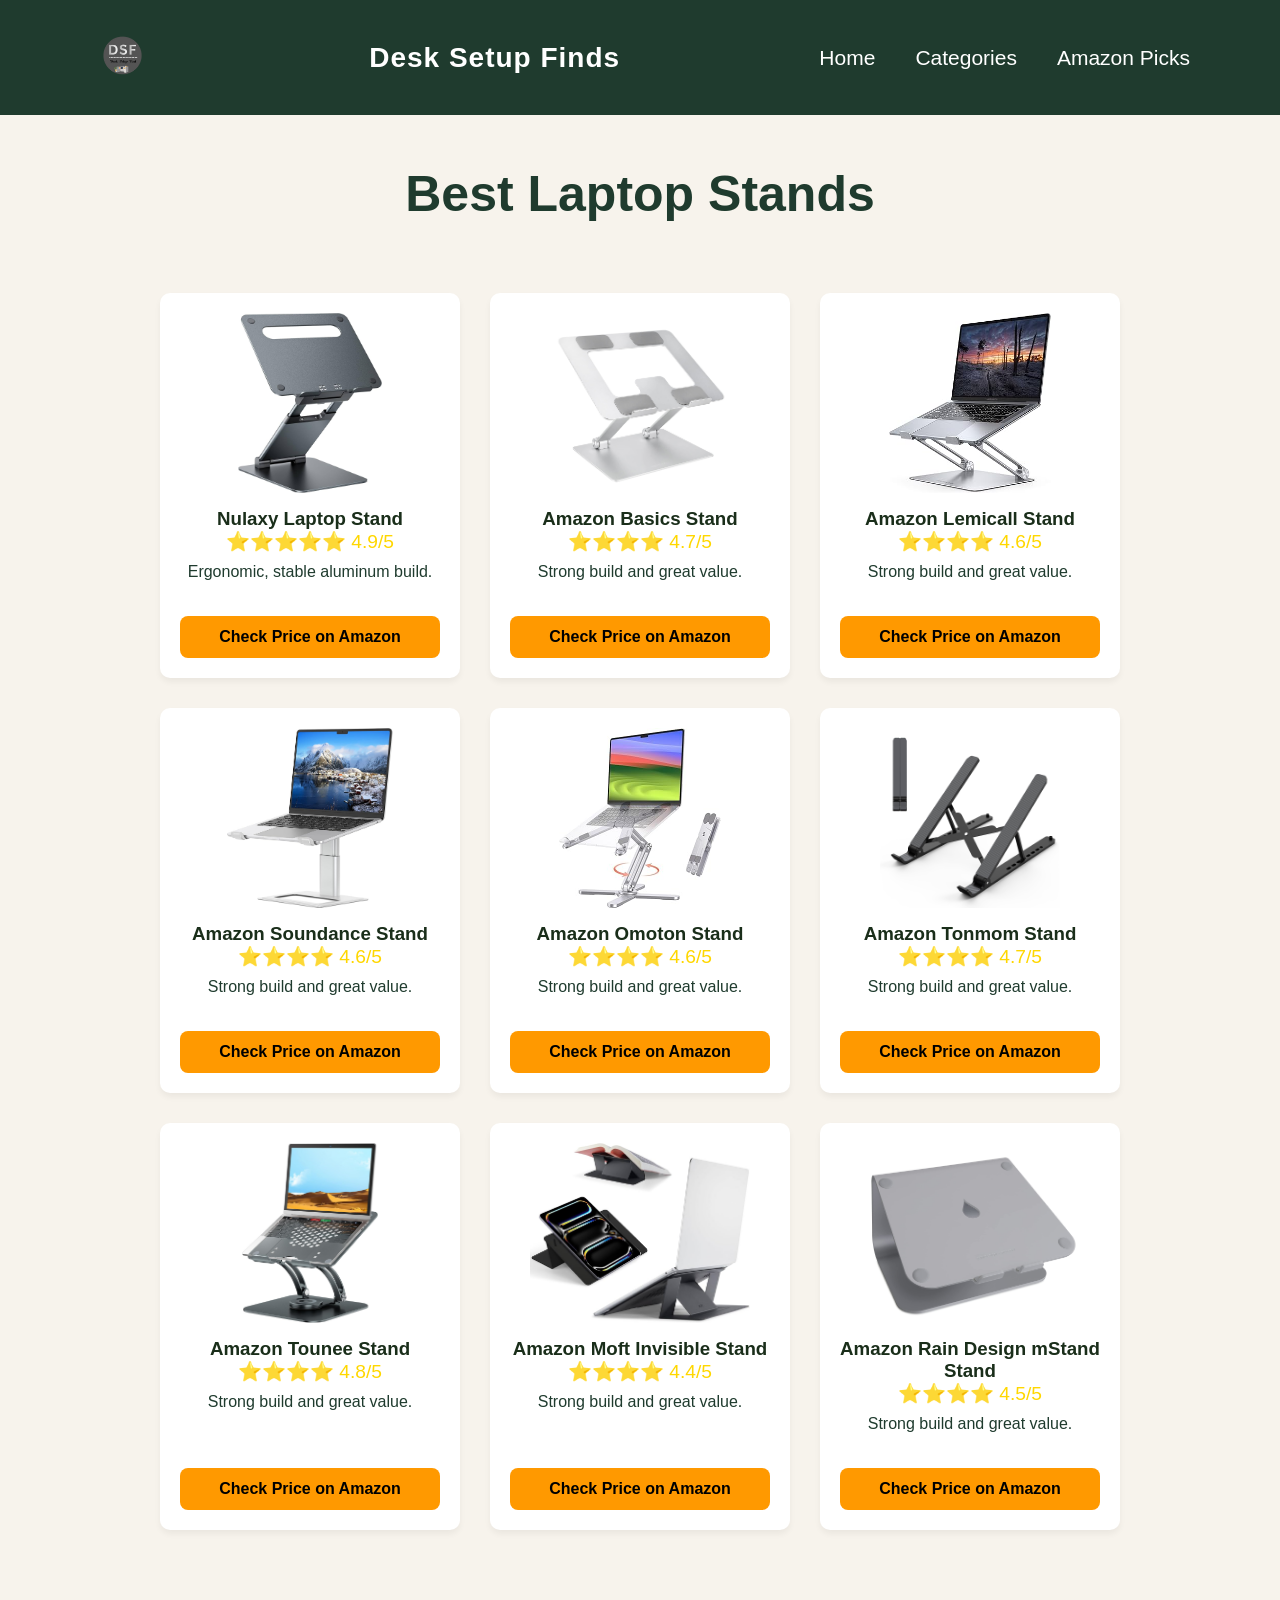
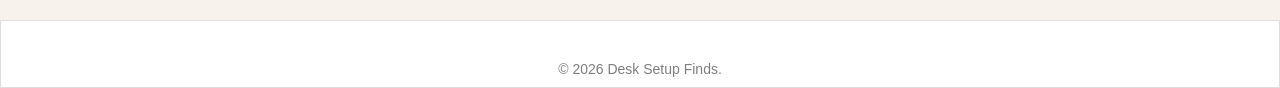
<file: laptop-stand.html>
<!DOCTYPE html>
<html lang="en">
<head>
    <meta charset="UTF-8">
    <title>Best Laptop Stands | Desk Setup Finds</title>
    <link rel="stylesheet" href="css/style.css">
     <link rel="icon" type="image/png" href="favicon.png.png">
</head>
<body>

    <header>
        <div class="header-container">
            <img src="D__1_-removebg-preview.png" alt="Logo"
                        style="height: 65px; width: 65px; margin-right: 15px; vertical-align: middle;">
            <div class="logo"><a href="index.html">Desk Setup Finds</a></div>
            <nav>
                <a href="index.html">Home</a>
                <a href="categories.html">Categories</a>
                <a href="amazon-picks.html">Amazon Picks</a>
            </nav>
        </div>
    </header>

    <section id="laptop-stands-page">
        <h2 class="section-title" style="font-size: 50px; font-weight: bold;">Best Laptop Stands</h2>
        
        <div class="product-grid">
            
            <div class="product-card">
                <img src="71N8UhL1sML._AC_UF894,1000_QL80_.jpg" alt="Nulaxy Stand">
                <h3>Nulaxy Laptop Stand</h3>
                <div class="stars">⭐⭐⭐⭐⭐ 4.9/5</div>
                <p>Ergonomic, stable aluminum build.</p>
                <a href="https://amzn.to/3T1zpqx" target="_blank" class="btn-amazon">Check Price on Amazon</a>
            </div>

            <div class="product-card">
                <img src="51KyaTB1EKL.jpg" alt="Amazon Basics">
                <h3>Amazon Basics Stand</h3>
                <div class="stars">⭐⭐⭐⭐ 4.7/5</div>
                <p>Strong build and great value.</p>
                <a href="https://amzn.to/4helPtU" target="_blank" class="btn-amazon">Check Price on Amazon</a>
            </div>

            <div class="product-card">
                <img src="71pNZrEkYWL._AC_UF350,350_QL80_.jpg" alt="Amazon Basics">
                <h3>Amazon Lemicall Stand</h3>
                <div class="stars">⭐⭐⭐⭐ 4.6/5</div>
                <p>Strong build and great value.</p>
                <a href="https://amzn.to/4f2GJuH" target="_blank" class="btn-amazon">Check Price on Amazon</a>
            </div>

            <div class="product-card">
                <img src="71jUvijNI4L._AC_UF894,1000_QL80_.jpg" alt="Amazon Basics">
                <h3>Amazon Soundance Stand</h3>
                <div class="stars">⭐⭐⭐⭐ 4.6/5</div>
                <p>Strong build and great value.</p>
                <a href="https://amzn.to/4w6L2v9" target="_blank" class="btn-amazon">Check Price on Amazon</a>
            </div>

            <div class="product-card">
                <img src="61e9tMi6XfL._AC_CR0,0,0,0_SX480_SY360_.jpg" alt="Amazon Basics">
                <h3>Amazon Omoton Stand</h3>
                <div class="stars">⭐⭐⭐⭐ 4.6/5</div>
                <p>Strong build and great value.</p>
                <a href="https://amzn.to/4vynApr" target="_blank" class="btn-amazon">Check Price on Amazon</a>
            </div>

            <div class="product-card">
                <img src="61O3uGg2MJL.jpg" alt="Amazon Basics">
                <h3>Amazon Tonmom Stand</h3>
                <div class="stars">⭐⭐⭐⭐ 4.7/5</div>
                <p>Strong build and great value.</p>
                <a href="https://amzn.to/4aTNpZC" target="_blank" class="btn-amazon">Check Price on Amazon</a>
            </div>

            <div class="product-card">
                <img src="61GZRB-YFgL._AC_SL1500_.jpg" alt="Amazon Basics">
                <h3>Amazon Tounee Stand</h3>
                <div class="stars">⭐⭐⭐⭐ 4.8/5</div>
                <p>Strong build and great value.</p>
                <a href="https://amzn.to/4w3gYQJ" target="_blank" class="btn-amazon">Check Price on Amazon</a>
            </div>

            <div class="product-card">
                <img src="61rCv9U09dL._AC_UF894,1000_QL80_.jpg" alt="Amazon Basics">
                <h3>Amazon Moft Invisible Stand</h3>
                <div class="stars">⭐⭐⭐⭐ 4.4/5</div>
                <p>Strong build and great value.</p>
                <a href="https://amzn.to/4pwspy3" target="_blank" class="btn-amazon">Check Price on Amazon</a>
            </div>

            <div class="product-card">
                <img src="51IF1+P4jUL.jpg" alt="Amazon Basics">
                <h3>Amazon Rain Design mStand Stand</h3>
                <div class="stars">⭐⭐⭐⭐ 4.5/5</div>
                <p>Strong build and great value.</p>
                <a href="https://amzn.to/4yoFLAk" target="_blank" class="btn-amazon">Check Price on Amazon</a>
            </div>

            </div>
    </section>

    <footer>
        <p>&copy; 2026 Desk Setup Finds.</p>
    </footer>

</body>
</html>
</file>
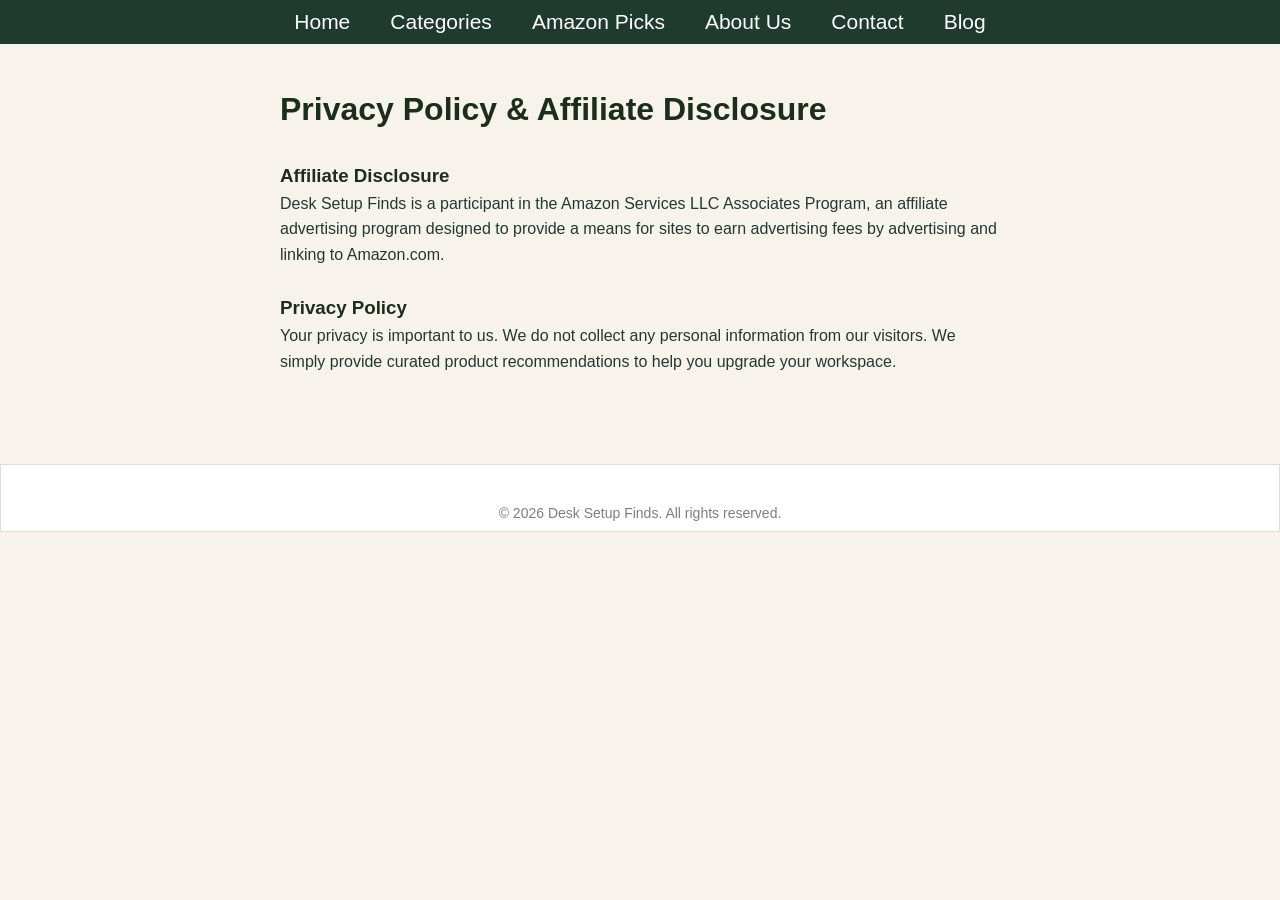
<file: legal.html>
<!DOCTYPE html>
<html lang="en">
<head>
    <meta charset="UTF-8">
    <meta name="viewport" content="width=device-width, initial-scale=1.0">
    <title>Legal & Disclosure | Desk Setup Finds</title>
    <link rel="stylesheet" href="css/style.css">
    <link rel="icon" type="image/png" href="favicon.png.png">
</head>
<body>

    <header>
        <nav>
            <a href="index.html">Home</a>
            <a href="categories.html">Categories</a>
            <a href="amazon-picks.html">Amazon Picks</a>
            <a href="about.html">About Us</a>
            <a href="contact.html">Contact</a>
            <a href="Blog.html">Blog</a>
        </nav>
    </header>

    <main style="padding: 40px; max-width: 800px; margin: auto; line-height: 1.6;">
        <h1>Privacy Policy & Affiliate Disclosure</h1>
        <br>
        <h3>Affiliate Disclosure</h3>
        <p>Desk Setup Finds is a participant in the Amazon Services LLC Associates Program, an affiliate advertising program designed to provide a means for sites to earn advertising fees by advertising and linking to Amazon.com.</p>
        <br>
        <h3>Privacy Policy</h3>
        <p>Your privacy is important to us. We do not collect any personal information from our visitors. We simply provide curated product recommendations to help you upgrade your workspace.</p>
    </main>

    <footer>
        <p>&copy; 2026 Desk Setup Finds. All rights reserved.</p>
    </footer>

</body>
</html>
</file>
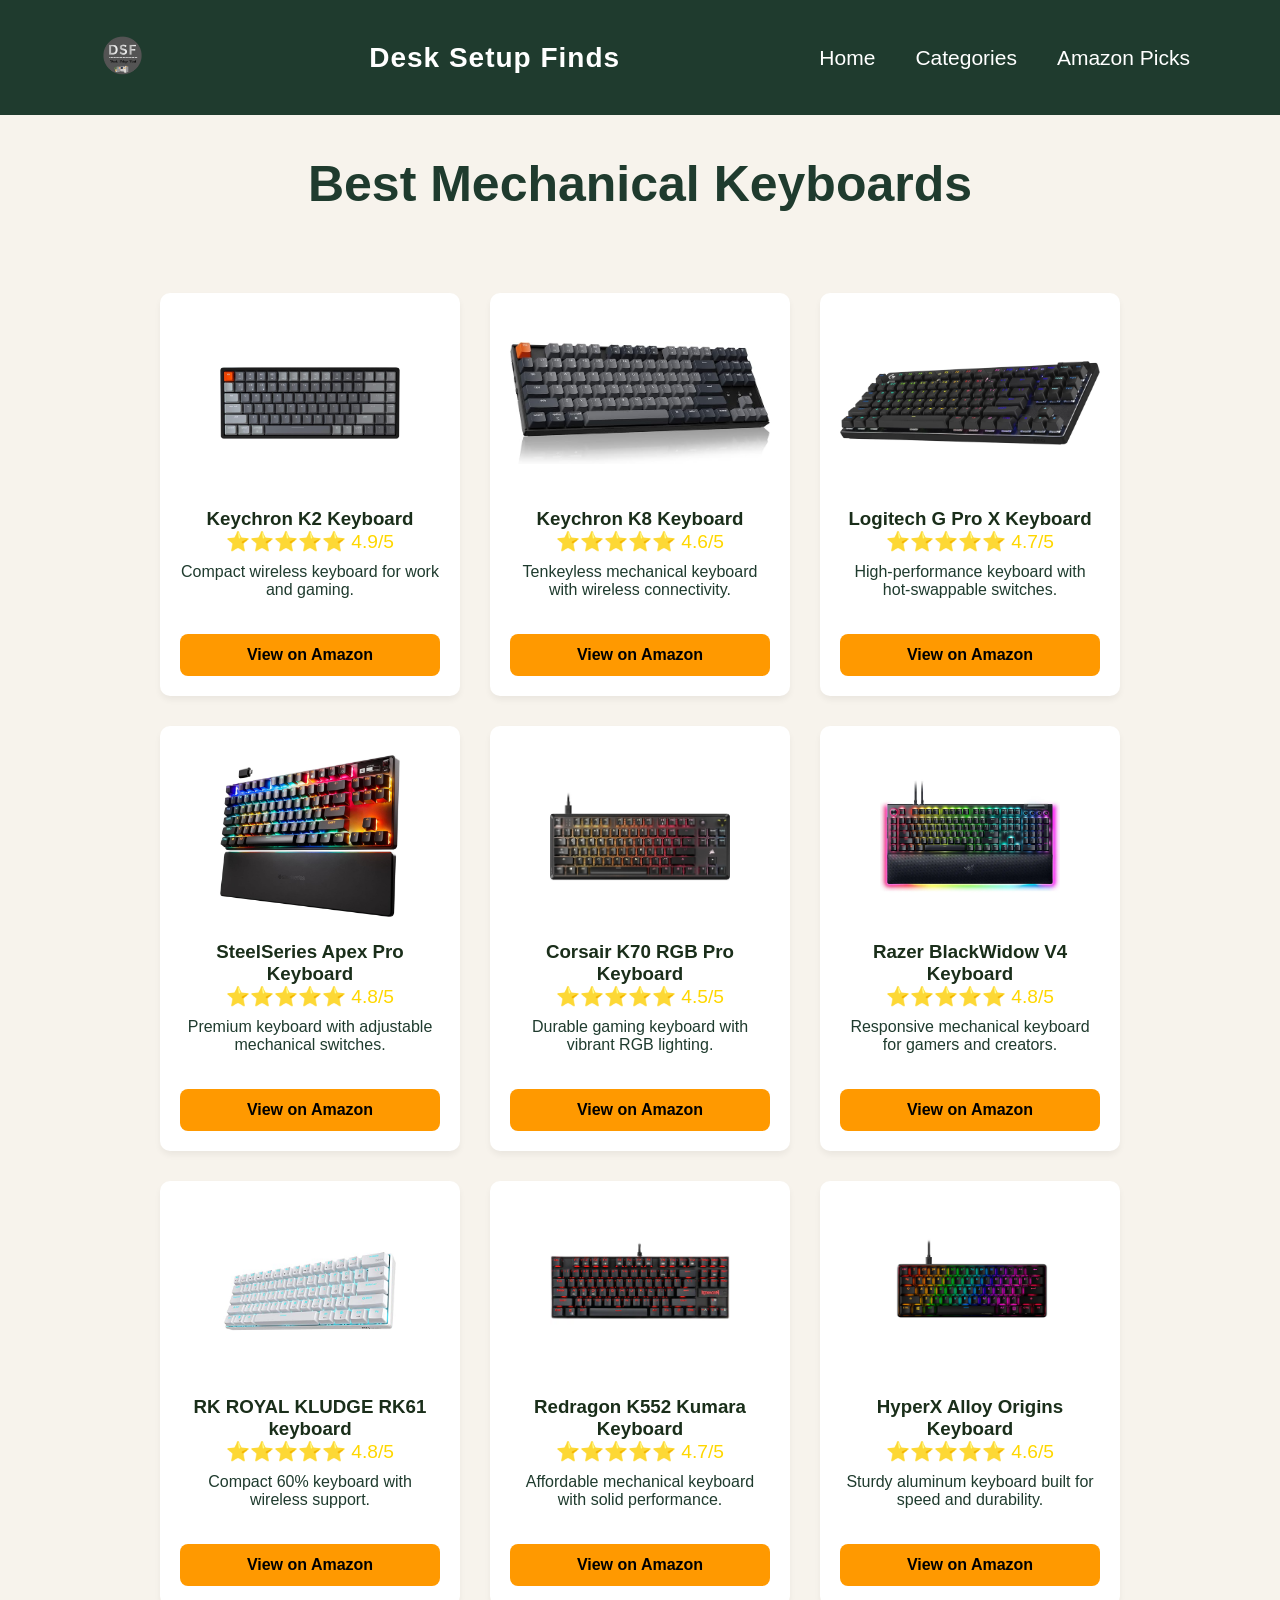
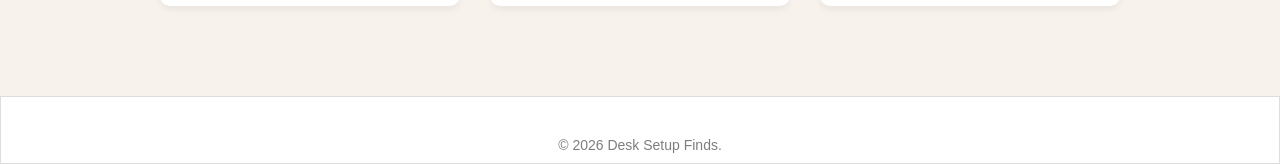
<file: Mechanical-keybord.html>
<!DOCTYPE html>
<html lang="en">
<head>
    <meta charset="UTF-8">
    <meta name="viewport" content="width=device-width, initial-scale=1.0">
    <title>Category Name | Desk Setup Finds</title>
    <link rel="stylesheet" href="css/style.css">
    <link rel="icon" type="image/png" href="favicon.png.png">
</head>
<body>

    <!-- Header (Wahi purana header yahan bhi rahega) -->
    <header>
        <div class="header-container">
              <img src="D__1_-removebg-preview.png" alt="Logo"
                        style="height: 65px; width: 65px; margin-right: 15px; vertical-align: middle;">
            <div class="logo">
                <a href="index.html">Desk Setup Finds</a>
            </div>
            <nav>
                <a href="index.html">Home</a>
                <a href="categories.html">Categories</a>
                <a href="amazon-picks.html">Amazon Picks</a>
            </nav>
        </div>
    </header>

    <!-- Category Products Section -->
    <section id="category-products">
        <h2 style="text-align: center; margin: 40px 0; font-size: 50px; font-weight: bold;">Best Mechanical Keyboards</h2>
        
        <div class="product-grid">
            
            <!-- Product Card 1 -->
            <div class="product-card">
                <img src="keychron-k2-version-2-rgb-keyboard-price-in-pakistan-junaidt-19643-2346429-010425115457268.jpg" alt="Product">
                <h3>Keychron K2 Keyboard</h3>
                <div class="stars">⭐⭐⭐⭐⭐ 4.9/5</div>
                <p>Compact wireless keyboard for work and gaming.</p>
                <a href="https://amzn.to/4ylfFya" target="_blank" class="btn-amazon">View on Amazon</a>
            </div>

            <!-- Product Card 2  -->

            <div class="product-card">
                <img src="k8.jpg" alt="Product">
                <h3>Keychron K8 Keyboard</h3>
                <div class="stars">⭐⭐⭐⭐⭐ 4.6/5</div>
                <p>Tenkeyless mechanical keyboard with wireless connectivity.</p>
                <a href="https://amzn.to/3T4Ao9t" target="_blank" class="btn-amazon">View on Amazon</a>
            </div>

            <!-- Product Card 3  -->

            <div class="product-card">
                <img src="Logitech-G-Pro-X-TKL-Lightspeed-Wireless-Mechanical-Gaming-Keyboard-Black-Tactile-Switches-PakByte-Computers-26323874611267.webp" alt="Product">
                <h3>Logitech G Pro X Keyboard</h3>
                <div class="stars">⭐⭐⭐⭐⭐ 4.7/5</div>
                <p>High-performance keyboard with hot-swappable switches.</p>
                <a href="https://amzn.to/4ypk3fB" target="_blank" class="btn-amazon">View on Amazon</a>
            </div>

            <!-- Product Card 4  -->

            <div class="product-card">
                <img src="steelseries-apex-pro-tkl-wireless-keyboard-price-in-pakistan-19643-0-141024060450368.jpg" alt="Product">
                <h3>SteelSeries Apex Pro Keyboard</h3>
                <div class="stars">⭐⭐⭐⭐⭐ 4.8/5</div>
                <p>Premium keyboard with adjustable mechanical switches.</p>
                <a href="https://amzn.to/3QWx2EZ" target="_blank" class="btn-amazon">View on Amazon</a>
            </div>

            <!-- Product Card 5  -->

            <div class="product-card">
                <img src="corsair-k70-core-tkl-black-price-in-pakistan-junaidtech-1-19643-2434674-250825111150593.webp" alt="Product">
                <h3>Corsair K70 RGB Pro Keyboard</h3>
                <div class="stars">⭐⭐⭐⭐⭐ 4.5/5</div>
                <p>Durable gaming keyboard with vibrant RGB lighting.</p>
                <a href="https://amzn.to/4vQK59n" target="_blank" class="btn-amazon">View on Amazon</a>
            </div>

            <!-- Product Card 6  -->

            <div class="product-card">
                <img src="razer-blackwidow-v4-pro-price-in-pakistan-junaidtech-2-19643-2619613-190626015245213.webp" alt="Product">
                <h3>Razer BlackWidow V4 Keyboard</h3>
                <div class="stars">⭐⭐⭐⭐⭐ 4.8/5</div>
                <p> Responsive mechanical keyboard for gamers and creators.</p>
                <a href="https://amzn.to/3T3a2on" target="_blank" class="btn-amazon">View on Amazon</a>
            </div>

            <!-- Product Card 7  -->

            <div class="product-card">
                <img src="41nPQwakL2S.jpg" alt="Product">
                <h3>RK ROYAL KLUDGE RK61 keyboard</h3>
                <div class="stars">⭐⭐⭐⭐⭐ 4.8/5</div>
                <p>Compact 60% keyboard with wireless support.</p>
                <a href="https://amzn.to/4yjaQ8R" target="_blank" class="btn-amazon">View on Amazon</a>
            </div>

            <!-- Product Card 8  -->

            <div class="product-card">
                <img src="REDRAGON-K552-KUMARA-RED_420x.webp" alt="Product">
                <h3>Redragon K552 Kumara Keyboard</h3>
                <div class="stars">⭐⭐⭐⭐⭐ 4.7/5</div>
                <p> Affordable mechanical keyboard with solid performance.</p>
                <a href="https://amzn.to/4w5h0Yq" target="_blank" class="btn-amazon">View on Amazon</a>
            </div>

            <!-- Product Card 9  -->

            <div class="product-card">
                <img src="hyperx_alloy_origins_60_us_1_top_down_renamed_6_900x.webp" alt="Product">
                <h3>HyperX Alloy Origins Keyboard</h3>
                <div class="stars">⭐⭐⭐⭐⭐ 4.6/5</div>
                <p>Sturdy aluminum keyboard built for speed and durability.</p>
                <a href="https://amzn.to/4pk7lKW" target="_blank" class="btn-amazon">View on Amazon</a>
            </div>

        </div>
    </section>

    <!-- Footer -->
    <footer>
        <p>&copy; 2026 Desk Setup Finds.</p>
    </footer>

</body>
</html>
</file>
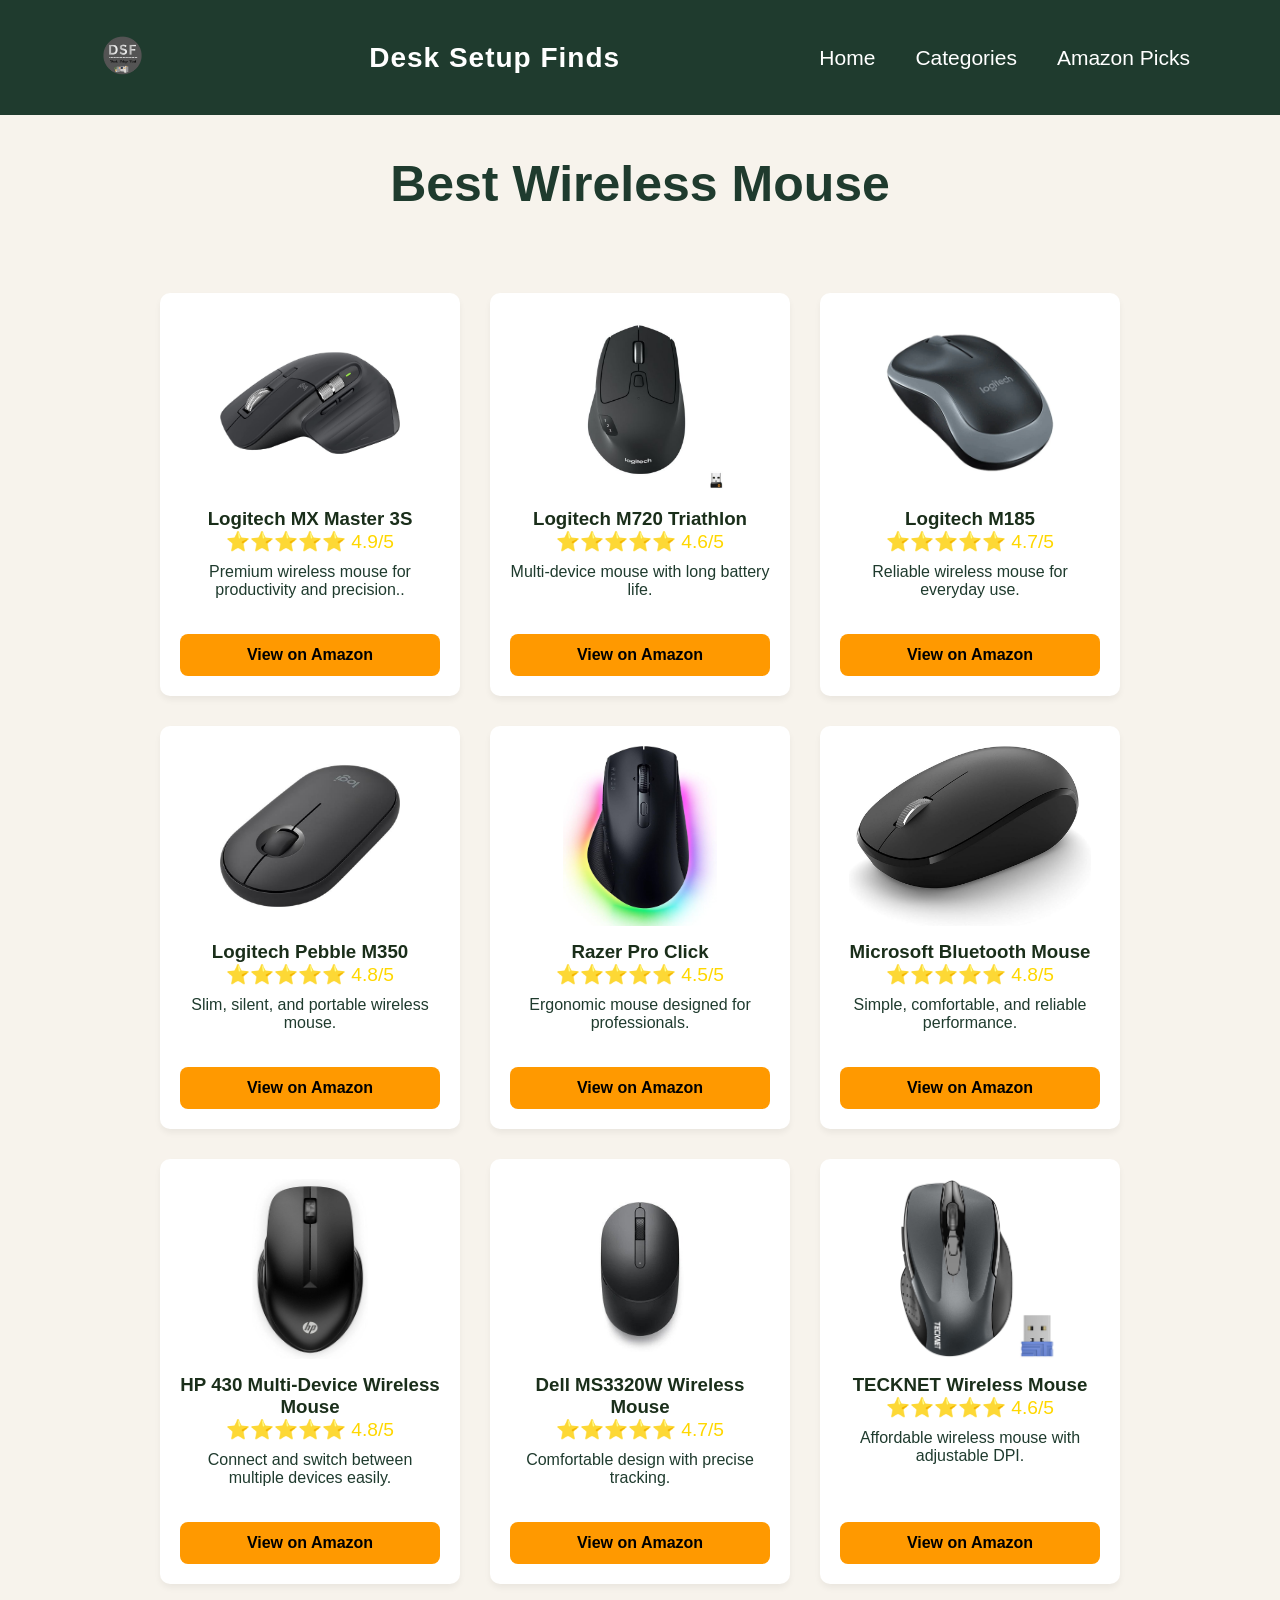
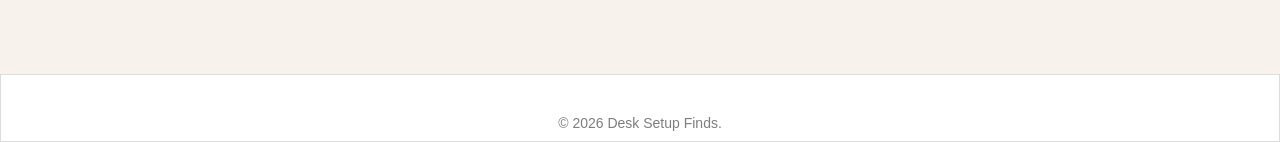
<file: Wireless-mouse.html>
<!DOCTYPE html>
<html lang="en">

<head>
    <meta charset="UTF-8">
    <meta name="viewport" content="width=device-width, initial-scale=1.0">
    <title>Category Name | Desk Setup Finds</title>
    <link rel="stylesheet" href="css/style.css">
    <link rel="icon" type="image/png" href="favicon.png.png">
</head>

<body>

    <!-- Header (Wahi purana header yahan bhi rahega) -->
    <header>
        <div class="header-container">
            <img src="D__1_-removebg-preview.png" alt="Logo"
                style="height: 65px; width: 65px; margin-right: 15px; vertical-align: middle;">
            <div class="logo">
                <a href="index.html">Desk Setup Finds</a>
            </div>
            <nav>
                <a href="index.html">Home</a>
                <a href="categories.html">Categories</a>
                <a href="amazon-picks.html">Amazon Picks</a>
            </nav>
        </div>
    </header>

    <!-- Category Products Section -->
    <section id="category-products">
        <h2 style="text-align: center; margin: 40px 0; font-size: 50px; font-weight: bold;">Best Wireless Mouse</h2>

        <div class="product-grid">

            <!-- Product Card 1 -->
            <div class="product-card">
                <img src="logitech-mx-master-3s---wireless-performance-mouse,-ergo,-8k-509-1917001-160324073008244.png" alt="Product">
                <h3>Logitech MX Master 3S</h3>
                <div class="stars">⭐⭐⭐⭐⭐ 4.9/5</div>
                <p>Premium wireless mouse for productivity and precision..</p>
                <a href="https://amzn.to/4bLhY3U" target="_blank" class="btn-amazon">View on Amazon</a>
            </div>

            <!-- Product Card 2  -->

            <div class="product-card">
                <img src="8d9cb429c3c5e4c4391d06db3692b7cb.jpg_720x720q80.jpg" alt="Product">
                <h3>Logitech M720 Triathlon</h3>
                <div class="stars">⭐⭐⭐⭐⭐ 4.6/5</div>
                <p>Multi-device mouse with long battery life.</p>
                <a href="https://amzn.to/4pm8QbD" target="_blank" class="btn-amazon">View on Amazon</a>
            </div>

            <!-- Product Card 3  -->

            <div class="product-card">
                <img src="logitech-m185-wireless-mouse-02-logitech-pakistan.webp" alt="Product">
                <h3>Logitech M185</h3>
                <div class="stars">⭐⭐⭐⭐⭐ 4.7/5</div>
                <p>Reliable wireless mouse for everyday use.</p>
                <a href="https://amzn.to/3RewCtC" target="_blank" class="btn-amazon">View on Amazon</a>
            </div>

            <!-- Product Card 4  -->

            <div class="product-card">
                <img src="pebble" alt="Product">
                <h3>Logitech Pebble M350</h3>
                <div class="stars">⭐⭐⭐⭐⭐ 4.8/5</div>
                <p> Slim, silent, and portable wireless mouse.</p>
                <a href="https://amzn.to/4wOTrDs" target="_blank" class="btn-amazon">View on Amazon</a>
            </div>

            <!-- Product Card 5  -->

            <div class="product-card">
                <img src="razor.jpg" alt="Product">
                <h3>Razer Pro Click</h3>
                <div class="stars">⭐⭐⭐⭐⭐ 4.5/5</div>
                <p>Ergonomic mouse designed for professionals.</p>
                <a href="https://amzn.to/4poBARc" target="_blank" class="btn-amazon">View on Amazon</a>
            </div>

            <!-- Product Card 6  -->

            <div class="product-card">
                <img src="microsoft.jpg" alt="Product">
                <h3>Microsoft Bluetooth Mouse</h3>
                <div class="stars">⭐⭐⭐⭐⭐ 4.8/5</div>
                <p>Simple, comfortable, and reliable performance.</p>
                <a href="https://amzn.to/4wLyWr7" target="_blank" class="btn-amazon">View on Amazon</a>
            </div>

            <!-- Product Card 7  -->

            <div class="product-card">
                <img src="hp.jpg" alt="Product">
                <h3>HP 430 Multi-Device Wireless Mouse</h3>
                <div class="stars">⭐⭐⭐⭐⭐ 4.8/5</div>
                <p>Connect and switch between multiple devices easily.</p>
                <a href="https://amzn.to/4w7xfV9" target="_blank" class="btn-amazon">View on Amazon</a>
            </div>

            <!-- Product Card 8  -->

            <div class="product-card">
                <img src="dell_mobile_wireless_mouse_-_ms3320w1_-_tejar.jpg" alt="Product">
                <h3>Dell MS3320W Wireless Mouse</h3>
                <div class="stars">⭐⭐⭐⭐⭐ 4.7/5</div>
                <p> Comfortable design with precise tracking.</p>
                <a href="https://amzn.to/4vwmHh2" target="_blank" class="btn-amazon">View on Amazon</a>
            </div>

            <!-- Product Card 9  -->

            <div class="product-card">
                <img src="tecnket.jpg" alt="Product">
                <h3>TECKNET Wireless Mouse</h3>
                <div class="stars">⭐⭐⭐⭐⭐ 4.6/5</div>
                <p>  Affordable wireless mouse with adjustable DPI.</p>
                <a href="https://amzn.to/4fnhguZ" target="_blank" class="btn-amazon">View on Amazon</a>
            </div>

        </div>
    </section>

    <!-- Footer -->
    <footer>
        <p>&copy; 2026 Desk Setup Finds.</p>
    </footer>

</body>

</html>
</file>
<file: css/style.css>
:root {
    --dark-green: #1F3B2E;
    --beige: #F7F3EC;
    --white: #FFFFFF;
}


* {
    margin: 0;
    padding: 0;
    box-sizing: border-box;
}

body {
    background-color: var(--beige);
    font-family: sans-serif;
    color: var(--dark-green);
}

/* Header & Navigation */
header {
    background-color: var(--dark-green);
    padding: 10px 40px;
    width: 100%;
}

.header-container {
    display: flex;
    justify-content: space-between;
    align-items: center;
    padding: 15px 50px;
    max-width: 1200px;
    margin: 0 auto;
}

.header-section{
    text-align: center;      
    display: flex;           
    flex-direction: column;  
    align-items: center;
    padding: 20px;
}

.header-section h1 {
    font-size: 50px;
    color: var(--dark-green); 
    margin-bottom: 10px;
    text-transform: capitalize;
}

.section-desc{
    color: #666; 
    font-size: 1.3rem;
    font-weight: bold;
    max-width: 600px; 
    margin-top: 10px ; 
}

.logo a {
    text-decoration: none;
    color: var(--white);
    font-size: 28px;
    font-weight: 700;
    letter-spacing: 1px;
}

header nav {
    display: flex;
    justify-content: center;
    gap: 40px;
}

header nav a {
    color: var(--white);
    text-decoration: none;
    font-size: 21px;
    font-weight: 500;
    transition: all 0.3s ease;
}


header nav a:hover {
    color: #a8d5ba;
    transform: translateY(-2px);
    border-bottom: 2px solid #a8d5ba;
}

/* Hero Section */
#hero {
    background-image: url('../desk-setup.png.jpg');
    background-size: cover;
    background-position: center;
    height: 500px;
    display: flex;
    flex-direction: column;
    justify-content: center;
    align-items: flex-start;
    padding: 0 50px;
    color: white;
    width: 100%;
}

.hero-content h1 {
    color: white; 
    font-size: 2.5rem;
    margin-bottom: 15px;
}

.hero-content p {
    color: #f4f4f4;
    font-size: 1.2rem;
    margin-bottom: 15px;
    font-weight: 700;
}

.hero-content {
    background: rgba(0, 0, 0, 0.4);
    padding: 30px;
    border-radius: 10px;
    color: white;
}

.btn {
    display: inline-block;
    padding: 12px 25px;
    background-color: #ff9900;
    color: var(--white);
    text-decoration: none;
    border-radius: 5px;
    margin-top: 15px;
    font-weight: bold;
    transition: 0.3s;
}

.hero-btn:hover {
    background-color: #e68a00; 
}


.category-container {
    display: grid;
    grid-template-columns: repeat(3, 1fr);
    gap: 25px;
    align-items: stretch;
    padding: 20px;
    max-width: 1200px;
    margin: 0 auto;
}


.explore-btn {
    display: inline-block;
    padding: 10px 20px;
    background-color: #2f2b2b;
    color: white;
    text-decoration: none;
    border-radius: 5px;
    margin-top: 15px;
}

.explore-btn:hover {
    background-color: #4a4a4a; 
}




#categories h2::after {
    content: '';
    display: block;
    width: 60px;
    height: 3px;
    background-color: var(--dark-green);
    margin: 10px auto 0;
    border-radius: 2px;
}

#categories h2 {
    font-size: 2rem;
    font-weight: 700;
    color: var(--dark-green);
    position: relative;
    margin-bottom: 50px !important;
    text-transform: capitalize;
}

.card {
    background: #fff;
    padding: 20px;
    border-radius: 12px;
    text-align: center;
    border: 1px solid #eee;
    transition: all 0.3s ease;
    box-sizing: border-box;
    height: 100%;
    box-shadow: 0 4px 6px rgba(0, 0, 0, 0.1);
    cursor: pointer;
}


/* Card Hover Effect */
.card:hover {
    background-color: var(--dark-green);
    transform: scale(1.03);
    box-shadow: 0 10px 20px rgba(0, 0, 0, 0.15);
    border-color: transparent;
}

.card h3 {
    font-family: 'Segoe UI', sans-serif;
    font-size: 18px;
    letter-spacing: 0.5px;
    margin-bottom: 8px;
    font-weight: 600;
}

.card p {
    font-family: 'Segoe UI', sans-serif;
    font-size: 0.95rem;
    color: #4a4a4a;
    line-height: 1.4;
    padding: 0 10px;
}


.card:hover h3,
.card:hover p {
    color: #ffffff !important;
}

/* Image Styling */
.card img {
    width:102%;
    height: 220px;
    object-fit: contain;
    margin-bottom: 15px;
    transition: transform 0.3s ease;
}

.card:hover img {
    transform: scale(1.05);
}

.card-links {
    text-decoration: none;
    color: inherit;
    display: block;
}

.card:hover {
    transform: scale(1.03);
    /* Sirf zoom ho, shift na ho */
    background-color: var(--dark-green);
    border-color: transparent;
    box-shadow: 0 10px 20px rgba(0, 0, 0, 0.15);
}



.section-title {
    text-align: center;
    font-size: 2rem;
    color: var(--dark-green);
    margin: 50px 0 30px;
}

/* Product Card Styling */
.product-card {
    background: #ffffff;
    padding: 20px;
    border-radius: 10px;
    width: 300px;
    text-align: center;
    box-shadow: 0 4px 6px rgba(0, 0, 0, 0.05);
    transition: transform 0.3s ease;
    display: flex;
    flex-direction: column;
    justify-content: space-between;
}

.product-grid {
    display: flex;
    justify-content: center;
    gap: 30px;
    padding: 40px 20px;
    flex-wrap: wrap;
    flex-direction: row;
}

.product-card p {
    flex-grow: 1;
    margin-bottom: 20px;
}

.product-card:hover {
    transform: translateY(-10px);
    box-shadow: 0 15px 25px rgba(0, 0, 0, 0.1);
}

.product-card img {
    max-width: 100%;
    height: 180px;
    object-fit: contain;
    margin-bottom: 15px;
}

.stars {
    color: #FFD700;
    font-size: 1.2rem;
    margin-bottom: 10px;
}

.btn-amazon {
    display: block;
    background-color: #FF9900; 
    color: #000;
    padding: 12px;
    text-decoration: none;
    border-radius: 8px;
    margin-top: 15px;
    font-weight: bold;
    text-align: center; 
    transition: background 0.3s;
}

.btn-amazon:hover {
    background-color: #e68a00;
    color: #000; 
}

.badge {
    background: #f0c14b;
    padding: 4px 8px;
    border-radius: 4px;
    font-size: 0.8rem;
    font-weight: bold;
    display: inline-block;
    margin-bottom: 10px;
}

.rating {
    color: #FFA41C; 
    font-size: 0.9rem;
    margin: 5px 0;
}

.features {
    list-style: none; 
    text-align: left;
    margin: 15px 0;
    font-size: 0.9rem;
}

.features li {
    margin-bottom: 5px;
}

/* Footer */
footer {
    text-align: center;
    padding-top: 40px;
    background-color: var(--white);
    margin-top: 50px;
    border: 1px solid #ddd;
}

footer p {
    font-size: 14px;
    color: #7e7e7e;
    margin-bottom: 10px;
}

footer div a {
    text-decoration: none;
    color: var(--dark-green);
    font-weight: 600;
    margin: 0 10px;
    transition: 0.3s;
}

footer div a:hover {
    color: #ff9900;
}

.about-main {
    padding: 30px 10px; 
    max-width: 800px; 
    margin: auto; 
    line-height: 1.8; 
}

.about-main h1{
    font-size: 46px;
    font-weight: bold;
}

.about-img {
    width: 100%; 
    border-radius: 20px; 
    margin: 20px 0; 
    box-shadow: 0 10px 20px rgba(0,0,0,0.1); 
}

h1, h3 {
    color: #1a2e1a; 
}

.contact-main { max-width: 600px; margin: 40px auto; padding: 20px; }

.contact-form { display: flex; flex-direction: column; gap: 15px; margin-top: 20px; }

.contact-form input, .contact-form textarea {
    padding: 12px;
    border: 1px solid #ddd;
    border-radius: 8px;
}

.contact-form button {
    padding: 12px;
    background-color: #1a2e1a;
    color: white;
    border: none;
    border-radius: 8px;
    cursor: pointer;
}



/* Content Wrapper ka layout */
.blog-content-wrapper {
    max-width: 800px;
    margin: 40px auto;
    padding: 20px;
    line-height: 1.6;
    color: #333;
}

/* Sections ke beech spacing */
.blog-section {
    margin-bottom: 40px;
}

.blog-section h2 {
    color: #222;
    margin-bottom: 15px;
}

/* Amazon Button Styling */
.blog-amazon-btn {
    display: inline-block;
    background-color: #ff9900;
    color: white;
    padding: 10px 20px;
    text-decoration: none;
    border-radius: 5px;
    font-weight: bold;
    margin-top: 10px;
    transition: background 0.3s;
}

.blog-section h2 {
    font-size: 2rem; 
    color: #222;
    margin-bottom: 20px;
}

/* Text paragraph styling */
.blog-section p {
    font-size: 1.1rem; 
    color: #444;
    margin-bottom: 20px;
}

/* Image styling */
.blog-section img {
    margin-bottom: 20px; 
    box-shadow: 0 4px 10px rgba(0,0,0,0.1); 
}

.blog-amazon-btn:hover {
    background-color: #e68a00;
}

/* Footer Styling */
.blog-footer {
    background-color: #1a1a1a;
    color: white;
    padding: 30px;
    text-align: center;
    margin-top: 50px;
}

.faq-section { margin-top: 40px; padding-top: 20px; border-top: 1px solid #eee; }

/* Mobile Responsiveness */
@media (max-width: 768px) {
    header nav {
        flex-direction: column;
        gap: 10px;
        text-align: center;
    }

    .category-container {
        grid-template-columns: repeat(1, 1fr);
    }

    .product-card {
        width: 90%;     
    }

    
}
</file>
